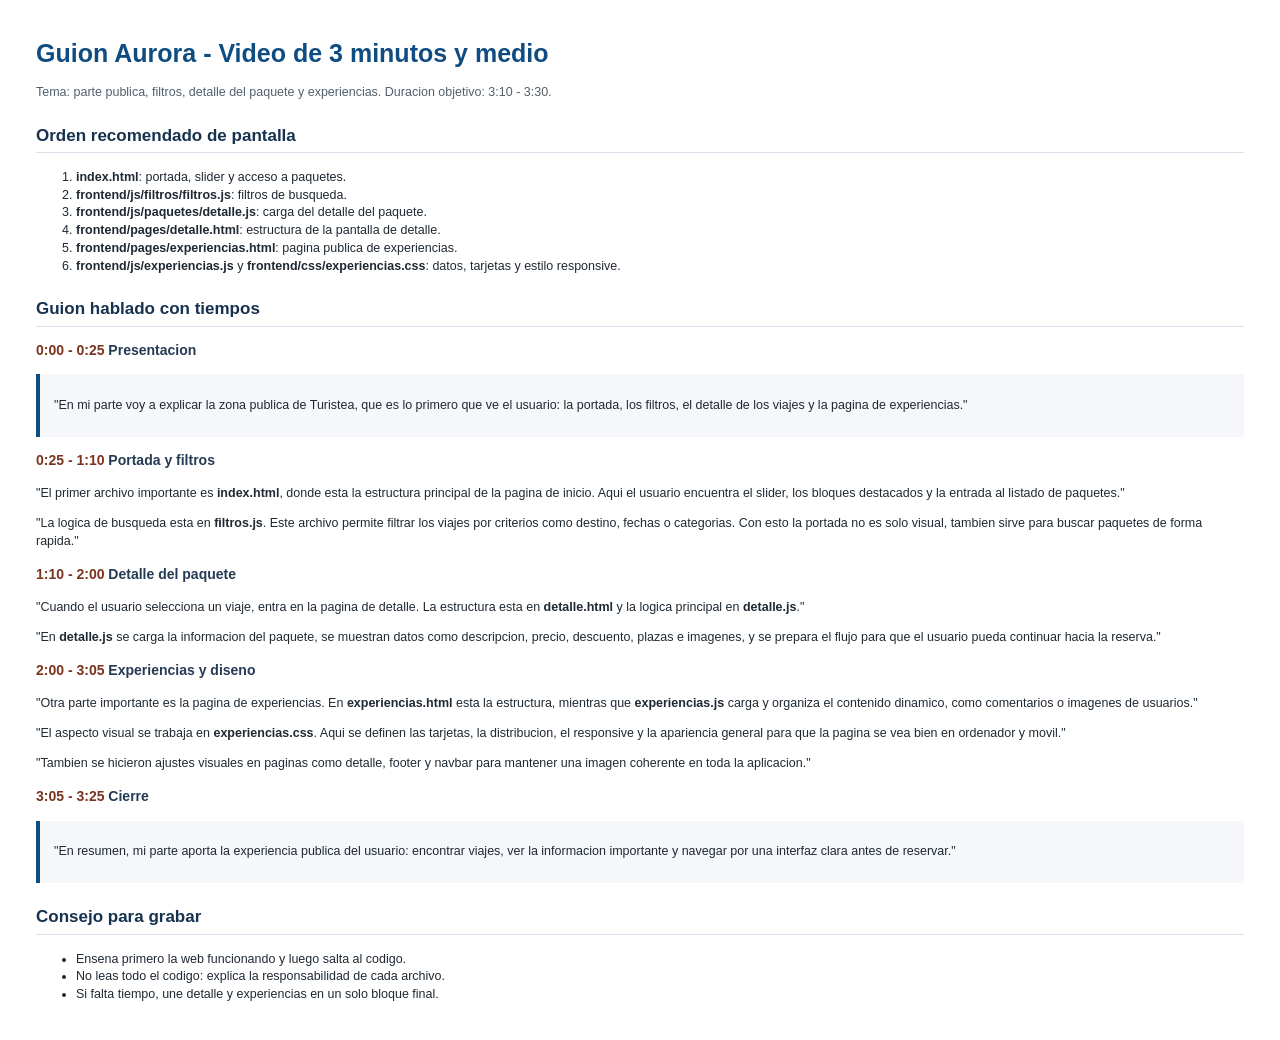
<file: docs/guiones/guion_aurora_3min.html>
<!doctype html>
<html lang="es">
<head>
  <meta charset="utf-8">
  <title>Guion Aurora - Version 3 minutos y medio</title>
  <style>
    body { font-family: Arial, sans-serif; color: #1f2933; line-height: 1.42; margin: 36px; }
    h1 { color: #0f4c81; font-size: 25px; margin-bottom: 4px; }
    h2 { color: #16324f; font-size: 17px; margin-top: 22px; border-bottom: 1px solid #d9e2ec; padding-bottom: 4px; }
    h3 { color: #243b53; font-size: 14px; margin-top: 14px; }
    p, li { font-size: 12.5px; }
    .meta { color: #52606d; margin-bottom: 20px; }
    .box { background: #f5f7fa; border-left: 4px solid #0f4c81; padding: 10px 14px; margin: 12px 0; }
    .time { color: #7b341e; font-weight: bold; }
  </style>
</head>
<body>
  <h1>Guion Aurora - Video de 3 minutos y medio</h1>
  <p class="meta">Tema: parte publica, filtros, detalle del paquete y experiencias. Duracion objetivo: 3:10 - 3:30.</p>

  <h2>Orden recomendado de pantalla</h2>
  <ol>
    <li><strong>index.html</strong>: portada, slider y acceso a paquetes.</li>
    <li><strong>frontend/js/filtros/filtros.js</strong>: filtros de busqueda.</li>
    <li><strong>frontend/js/paquetes/detalle.js</strong>: carga del detalle del paquete.</li>
    <li><strong>frontend/pages/detalle.html</strong>: estructura de la pantalla de detalle.</li>
    <li><strong>frontend/pages/experiencias.html</strong>: pagina publica de experiencias.</li>
    <li><strong>frontend/js/experiencias.js</strong> y <strong>frontend/css/experiencias.css</strong>: datos, tarjetas y estilo responsive.</li>
  </ol>

  <h2>Guion hablado con tiempos</h2>

  <h3><span class="time">0:00 - 0:25</span> Presentacion</h3>
  <div class="box">
    <p>
      "En mi parte voy a explicar la zona publica de Turistea, que es lo primero que ve el usuario:
      la portada, los filtros, el detalle de los viajes y la pagina de experiencias."
    </p>
  </div>

  <h3><span class="time">0:25 - 1:10</span> Portada y filtros</h3>
  <p>
    "El primer archivo importante es <strong>index.html</strong>, donde esta la estructura principal de la pagina
    de inicio. Aqui el usuario encuentra el slider, los bloques destacados y la entrada al listado de paquetes."
  </p>
  <p>
    "La logica de busqueda esta en <strong>filtros.js</strong>. Este archivo permite filtrar los viajes por criterios
    como destino, fechas o categorias. Con esto la portada no es solo visual, tambien sirve para buscar paquetes
    de forma rapida."
  </p>

  <h3><span class="time">1:10 - 2:00</span> Detalle del paquete</h3>
  <p>
    "Cuando el usuario selecciona un viaje, entra en la pagina de detalle. La estructura esta en
    <strong>detalle.html</strong> y la logica principal en <strong>detalle.js</strong>."
  </p>
  <p>
    "En <strong>detalle.js</strong> se carga la informacion del paquete, se muestran datos como descripcion,
    precio, descuento, plazas e imagenes, y se prepara el flujo para que el usuario pueda continuar hacia la
    reserva."
  </p>

  <h3><span class="time">2:00 - 3:05</span> Experiencias y diseno</h3>
  <p>
    "Otra parte importante es la pagina de experiencias. En <strong>experiencias.html</strong> esta la estructura,
    mientras que <strong>experiencias.js</strong> carga y organiza el contenido dinamico, como comentarios o imagenes
    de usuarios."
  </p>
  <p>
    "El aspecto visual se trabaja en <strong>experiencias.css</strong>. Aqui se definen las tarjetas, la distribucion,
    el responsive y la apariencia general para que la pagina se vea bien en ordenador y movil."
  </p>
  <p>
    "Tambien se hicieron ajustes visuales en paginas como detalle, footer y navbar para mantener una imagen
    coherente en toda la aplicacion."
  </p>

  <h3><span class="time">3:05 - 3:25</span> Cierre</h3>
  <div class="box">
    <p>
      "En resumen, mi parte aporta la experiencia publica del usuario: encontrar viajes, ver la informacion
      importante y navegar por una interfaz clara antes de reservar."
    </p>
  </div>

  <h2>Consejo para grabar</h2>
  <ul>
    <li>Ensena primero la web funcionando y luego salta al codigo.</li>
    <li>No leas todo el codigo: explica la responsabilidad de cada archivo.</li>
    <li>Si falta tiempo, une detalle y experiencias en un solo bloque final.</li>
  </ul>
</body>
</html>
</file>
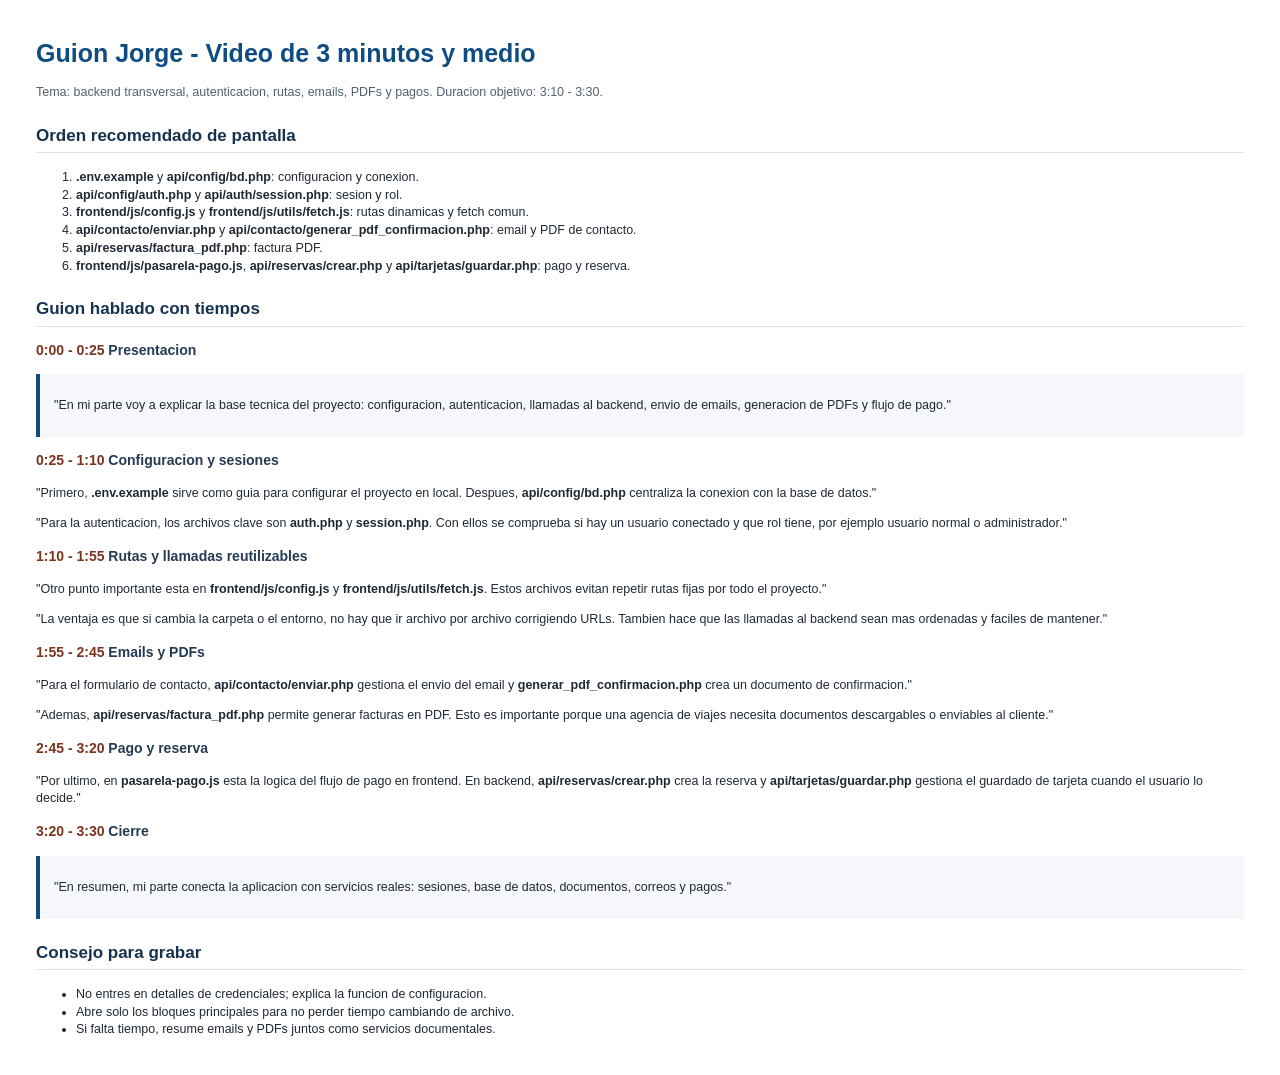
<file: docs/guiones/guion_jorge_3min.html>
<!doctype html>
<html lang="es">
<head>
  <meta charset="utf-8">
  <title>Guion Jorge - Version 3 minutos y medio</title>
  <style>
    body { font-family: Arial, sans-serif; color: #1f2933; line-height: 1.42; margin: 36px; }
    h1 { color: #0f4c81; font-size: 25px; margin-bottom: 4px; }
    h2 { color: #16324f; font-size: 17px; margin-top: 22px; border-bottom: 1px solid #d9e2ec; padding-bottom: 4px; }
    h3 { color: #243b53; font-size: 14px; margin-top: 14px; }
    p, li { font-size: 12.5px; }
    .meta { color: #52606d; margin-bottom: 20px; }
    .box { background: #f5f7fa; border-left: 4px solid #0f4c81; padding: 10px 14px; margin: 12px 0; }
    .time { color: #7b341e; font-weight: bold; }
  </style>
</head>
<body>
  <h1>Guion Jorge - Video de 3 minutos y medio</h1>
  <p class="meta">Tema: backend transversal, autenticacion, rutas, emails, PDFs y pagos. Duracion objetivo: 3:10 - 3:30.</p>

  <h2>Orden recomendado de pantalla</h2>
  <ol>
    <li><strong>.env.example</strong> y <strong>api/config/bd.php</strong>: configuracion y conexion.</li>
    <li><strong>api/config/auth.php</strong> y <strong>api/auth/session.php</strong>: sesion y rol.</li>
    <li><strong>frontend/js/config.js</strong> y <strong>frontend/js/utils/fetch.js</strong>: rutas dinamicas y fetch comun.</li>
    <li><strong>api/contacto/enviar.php</strong> y <strong>api/contacto/generar_pdf_confirmacion.php</strong>: email y PDF de contacto.</li>
    <li><strong>api/reservas/factura_pdf.php</strong>: factura PDF.</li>
    <li><strong>frontend/js/pasarela-pago.js</strong>, <strong>api/reservas/crear.php</strong> y <strong>api/tarjetas/guardar.php</strong>: pago y reserva.</li>
  </ol>

  <h2>Guion hablado con tiempos</h2>

  <h3><span class="time">0:00 - 0:25</span> Presentacion</h3>
  <div class="box">
    <p>
      "En mi parte voy a explicar la base tecnica del proyecto: configuracion, autenticacion, llamadas al backend,
      envio de emails, generacion de PDFs y flujo de pago."
    </p>
  </div>

  <h3><span class="time">0:25 - 1:10</span> Configuracion y sesiones</h3>
  <p>
    "Primero, <strong>.env.example</strong> sirve como guia para configurar el proyecto en local. Despues,
    <strong>api/config/bd.php</strong> centraliza la conexion con la base de datos."
  </p>
  <p>
    "Para la autenticacion, los archivos clave son <strong>auth.php</strong> y <strong>session.php</strong>. Con ellos
    se comprueba si hay un usuario conectado y que rol tiene, por ejemplo usuario normal o administrador."
  </p>

  <h3><span class="time">1:10 - 1:55</span> Rutas y llamadas reutilizables</h3>
  <p>
    "Otro punto importante esta en <strong>frontend/js/config.js</strong> y <strong>frontend/js/utils/fetch.js</strong>.
    Estos archivos evitan repetir rutas fijas por todo el proyecto."
  </p>
  <p>
    "La ventaja es que si cambia la carpeta o el entorno, no hay que ir archivo por archivo corrigiendo URLs.
    Tambien hace que las llamadas al backend sean mas ordenadas y faciles de mantener."
  </p>

  <h3><span class="time">1:55 - 2:45</span> Emails y PDFs</h3>
  <p>
    "Para el formulario de contacto, <strong>api/contacto/enviar.php</strong> gestiona el envio del email y
    <strong>generar_pdf_confirmacion.php</strong> crea un documento de confirmacion."
  </p>
  <p>
    "Ademas, <strong>api/reservas/factura_pdf.php</strong> permite generar facturas en PDF. Esto es importante
    porque una agencia de viajes necesita documentos descargables o enviables al cliente."
  </p>

  <h3><span class="time">2:45 - 3:20</span> Pago y reserva</h3>
  <p>
    "Por ultimo, en <strong>pasarela-pago.js</strong> esta la logica del flujo de pago en frontend. En backend,
    <strong>api/reservas/crear.php</strong> crea la reserva y <strong>api/tarjetas/guardar.php</strong> gestiona el
    guardado de tarjeta cuando el usuario lo decide."
  </p>

  <h3><span class="time">3:20 - 3:30</span> Cierre</h3>
  <div class="box">
    <p>
      "En resumen, mi parte conecta la aplicacion con servicios reales: sesiones, base de datos, documentos,
      correos y pagos."
    </p>
  </div>

  <h2>Consejo para grabar</h2>
  <ul>
    <li>No entres en detalles de credenciales; explica la funcion de configuracion.</li>
    <li>Abre solo los bloques principales para no perder tiempo cambiando de archivo.</li>
    <li>Si falta tiempo, resume emails y PDFs juntos como servicios documentales.</li>
  </ul>
</body>
</html>
</file>
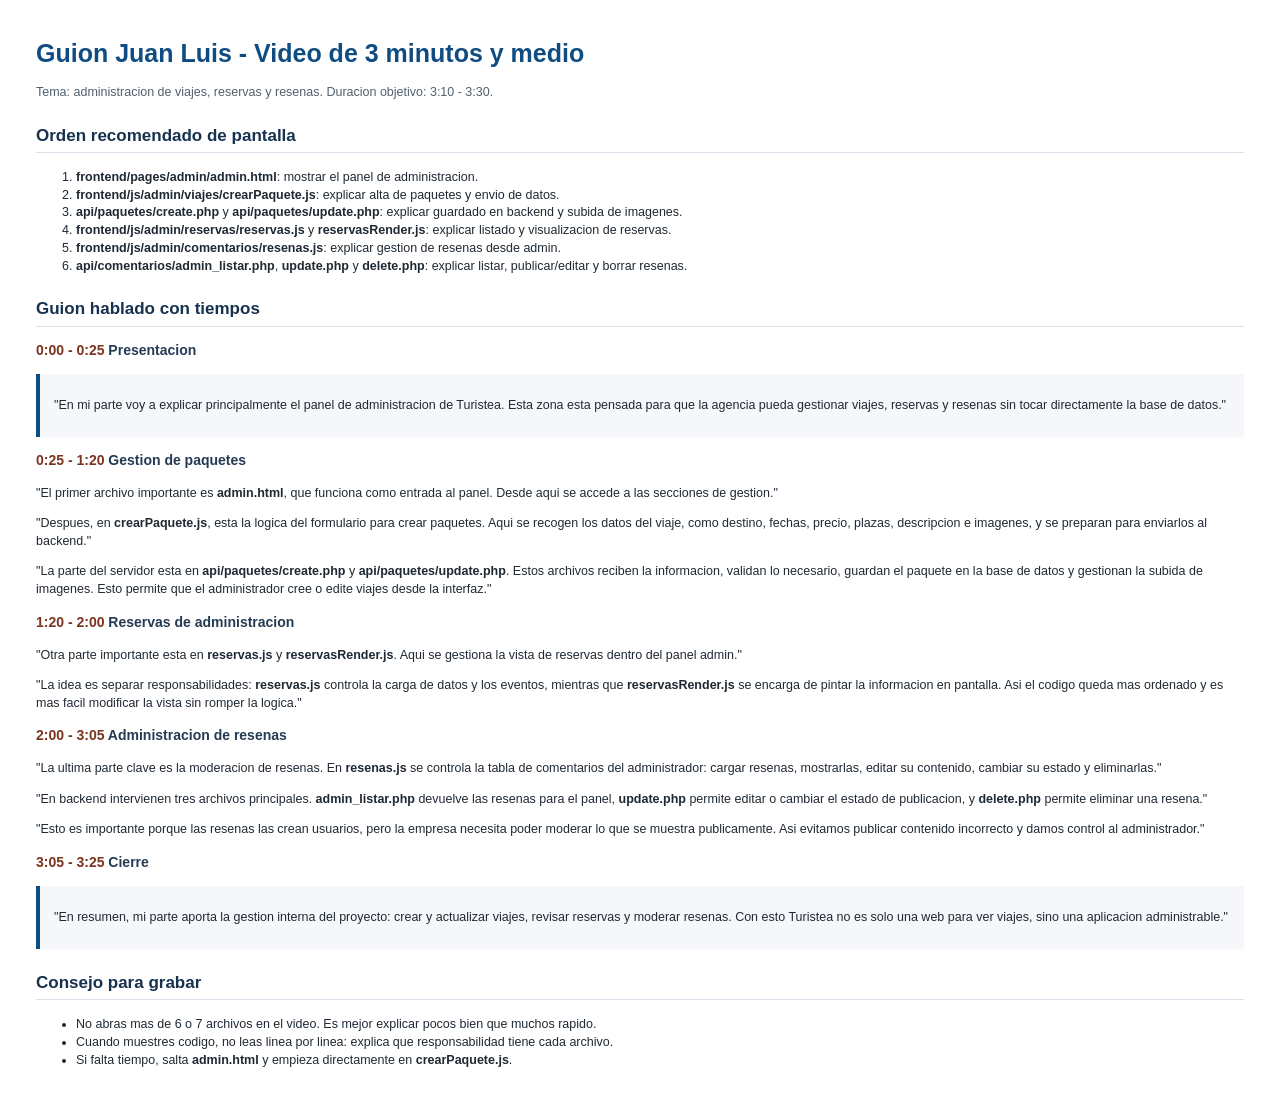
<file: docs/guiones/guion_juanluis_3min.html>
<!doctype html>
<html lang="es">
<head>
  <meta charset="utf-8">
  <title>Guion Juan Luis - Version 3 minutos y medio</title>
  <style>
    body { font-family: Arial, sans-serif; color: #1f2933; line-height: 1.42; margin: 36px; }
    h1 { color: #0f4c81; font-size: 25px; margin-bottom: 4px; }
    h2 { color: #16324f; font-size: 17px; margin-top: 22px; border-bottom: 1px solid #d9e2ec; padding-bottom: 4px; }
    h3 { color: #243b53; font-size: 14px; margin-top: 14px; }
    p, li { font-size: 12.5px; }
    .meta { color: #52606d; margin-bottom: 20px; }
    .box { background: #f5f7fa; border-left: 4px solid #0f4c81; padding: 10px 14px; margin: 12px 0; }
    .time { color: #7b341e; font-weight: bold; }
  </style>
</head>
<body>
  <h1>Guion Juan Luis - Video de 3 minutos y medio</h1>
  <p class="meta">Tema: administracion de viajes, reservas y resenas. Duracion objetivo: 3:10 - 3:30.</p>

  <h2>Orden recomendado de pantalla</h2>
  <ol>
    <li><strong>frontend/pages/admin/admin.html</strong>: mostrar el panel de administracion.</li>
    <li><strong>frontend/js/admin/viajes/crearPaquete.js</strong>: explicar alta de paquetes y envio de datos.</li>
    <li><strong>api/paquetes/create.php</strong> y <strong>api/paquetes/update.php</strong>: explicar guardado en backend y subida de imagenes.</li>
    <li><strong>frontend/js/admin/reservas/reservas.js</strong> y <strong>reservasRender.js</strong>: explicar listado y visualizacion de reservas.</li>
    <li><strong>frontend/js/admin/comentarios/resenas.js</strong>: explicar gestion de resenas desde admin.</li>
    <li><strong>api/comentarios/admin_listar.php</strong>, <strong>update.php</strong> y <strong>delete.php</strong>: explicar listar, publicar/editar y borrar resenas.</li>
  </ol>

  <h2>Guion hablado con tiempos</h2>

  <h3><span class="time">0:00 - 0:25</span> Presentacion</h3>
  <div class="box">
    <p>
      "En mi parte voy a explicar principalmente el panel de administracion de Turistea. Esta zona esta pensada
      para que la agencia pueda gestionar viajes, reservas y resenas sin tocar directamente la base de datos."
    </p>
  </div>

  <h3><span class="time">0:25 - 1:20</span> Gestion de paquetes</h3>
  <p>
    "El primer archivo importante es <strong>admin.html</strong>, que funciona como entrada al panel. Desde aqui
    se accede a las secciones de gestion."
  </p>
  <p>
    "Despues, en <strong>crearPaquete.js</strong>, esta la logica del formulario para crear paquetes. Aqui se
    recogen los datos del viaje, como destino, fechas, precio, plazas, descripcion e imagenes, y se preparan
    para enviarlos al backend."
  </p>
  <p>
    "La parte del servidor esta en <strong>api/paquetes/create.php</strong> y <strong>api/paquetes/update.php</strong>.
    Estos archivos reciben la informacion, validan lo necesario, guardan el paquete en la base de datos y gestionan
    la subida de imagenes. Esto permite que el administrador cree o edite viajes desde la interfaz."
  </p>

  <h3><span class="time">1:20 - 2:00</span> Reservas de administracion</h3>
  <p>
    "Otra parte importante esta en <strong>reservas.js</strong> y <strong>reservasRender.js</strong>. Aqui se gestiona
    la vista de reservas dentro del panel admin."
  </p>
  <p>
    "La idea es separar responsabilidades: <strong>reservas.js</strong> controla la carga de datos y los eventos,
    mientras que <strong>reservasRender.js</strong> se encarga de pintar la informacion en pantalla. Asi el codigo
    queda mas ordenado y es mas facil modificar la vista sin romper la logica."
  </p>

  <h3><span class="time">2:00 - 3:05</span> Administracion de resenas</h3>
  <p>
    "La ultima parte clave es la moderacion de resenas. En <strong>resenas.js</strong> se controla la tabla de
    comentarios del administrador: cargar resenas, mostrarlas, editar su contenido, cambiar su estado y eliminarlas."
  </p>
  <p>
    "En backend intervienen tres archivos principales. <strong>admin_listar.php</strong> devuelve las resenas para
    el panel, <strong>update.php</strong> permite editar o cambiar el estado de publicacion, y <strong>delete.php</strong>
    permite eliminar una resena."
  </p>
  <p>
    "Esto es importante porque las resenas las crean usuarios, pero la empresa necesita poder moderar lo que se
    muestra publicamente. Asi evitamos publicar contenido incorrecto y damos control al administrador."
  </p>

  <h3><span class="time">3:05 - 3:25</span> Cierre</h3>
  <div class="box">
    <p>
      "En resumen, mi parte aporta la gestion interna del proyecto: crear y actualizar viajes, revisar reservas
      y moderar resenas. Con esto Turistea no es solo una web para ver viajes, sino una aplicacion administrable."
    </p>
  </div>

  <h2>Consejo para grabar</h2>
  <ul>
    <li>No abras mas de 6 o 7 archivos en el video. Es mejor explicar pocos bien que muchos rapido.</li>
    <li>Cuando muestres codigo, no leas linea por linea: explica que responsabilidad tiene cada archivo.</li>
    <li>Si falta tiempo, salta <strong>admin.html</strong> y empieza directamente en <strong>crearPaquete.js</strong>.</li>
  </ul>
</body>
</html>
</file>
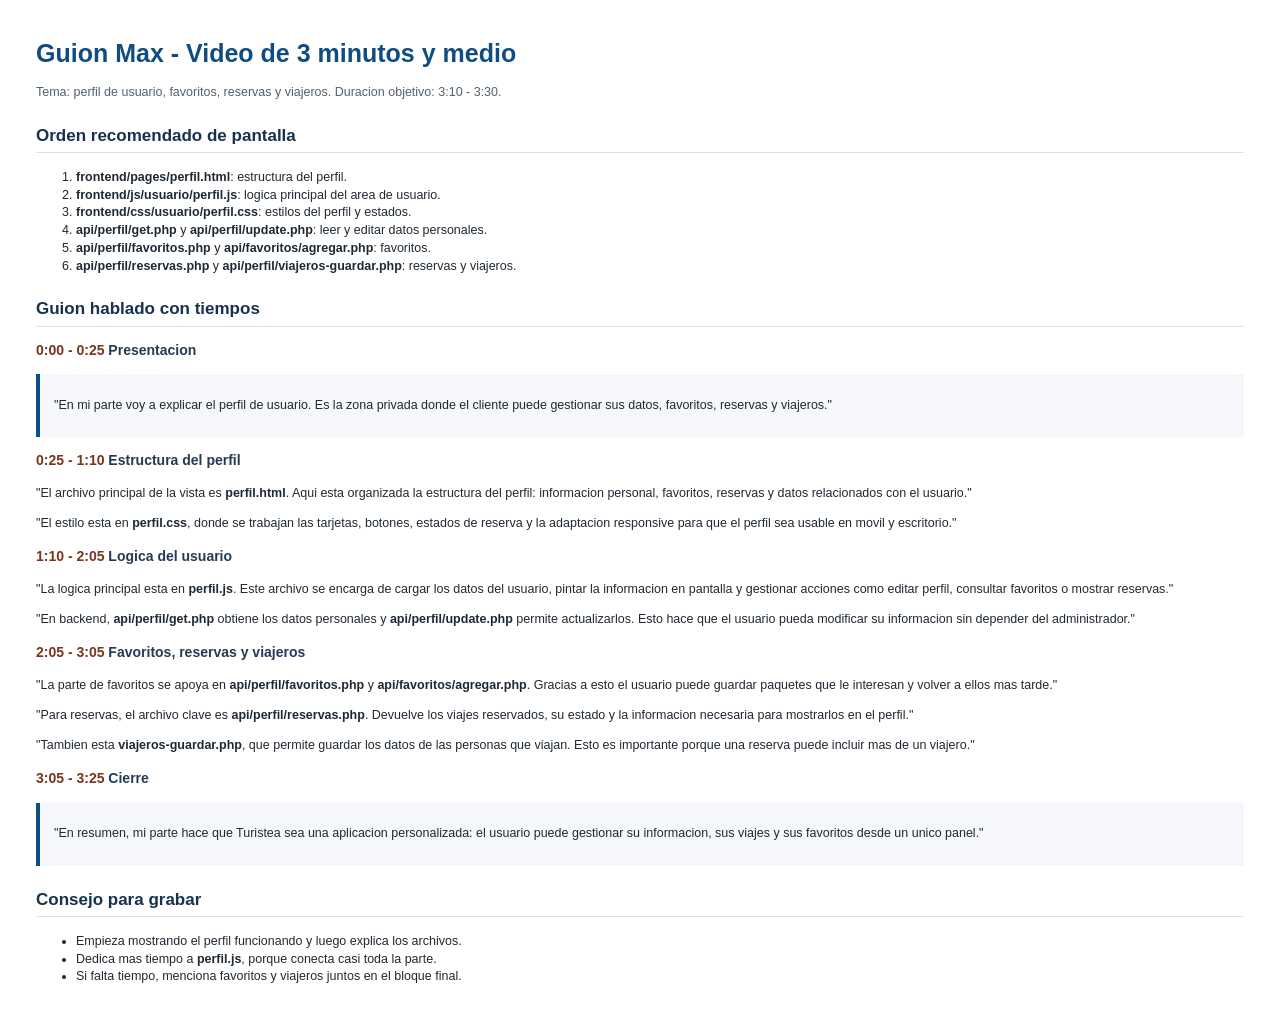
<file: docs/guiones/guion_max_3min.html>
<!doctype html>
<html lang="es">
<head>
  <meta charset="utf-8">
  <title>Guion Max - Version 3 minutos y medio</title>
  <style>
    body { font-family: Arial, sans-serif; color: #1f2933; line-height: 1.42; margin: 36px; }
    h1 { color: #0f4c81; font-size: 25px; margin-bottom: 4px; }
    h2 { color: #16324f; font-size: 17px; margin-top: 22px; border-bottom: 1px solid #d9e2ec; padding-bottom: 4px; }
    h3 { color: #243b53; font-size: 14px; margin-top: 14px; }
    p, li { font-size: 12.5px; }
    .meta { color: #52606d; margin-bottom: 20px; }
    .box { background: #f5f7fa; border-left: 4px solid #0f4c81; padding: 10px 14px; margin: 12px 0; }
    .time { color: #7b341e; font-weight: bold; }
  </style>
</head>
<body>
  <h1>Guion Max - Video de 3 minutos y medio</h1>
  <p class="meta">Tema: perfil de usuario, favoritos, reservas y viajeros. Duracion objetivo: 3:10 - 3:30.</p>

  <h2>Orden recomendado de pantalla</h2>
  <ol>
    <li><strong>frontend/pages/perfil.html</strong>: estructura del perfil.</li>
    <li><strong>frontend/js/usuario/perfil.js</strong>: logica principal del area de usuario.</li>
    <li><strong>frontend/css/usuario/perfil.css</strong>: estilos del perfil y estados.</li>
    <li><strong>api/perfil/get.php</strong> y <strong>api/perfil/update.php</strong>: leer y editar datos personales.</li>
    <li><strong>api/perfil/favoritos.php</strong> y <strong>api/favoritos/agregar.php</strong>: favoritos.</li>
    <li><strong>api/perfil/reservas.php</strong> y <strong>api/perfil/viajeros-guardar.php</strong>: reservas y viajeros.</li>
  </ol>

  <h2>Guion hablado con tiempos</h2>

  <h3><span class="time">0:00 - 0:25</span> Presentacion</h3>
  <div class="box">
    <p>
      "En mi parte voy a explicar el perfil de usuario. Es la zona privada donde el cliente puede gestionar
      sus datos, favoritos, reservas y viajeros."
    </p>
  </div>

  <h3><span class="time">0:25 - 1:10</span> Estructura del perfil</h3>
  <p>
    "El archivo principal de la vista es <strong>perfil.html</strong>. Aqui esta organizada la estructura del perfil:
    informacion personal, favoritos, reservas y datos relacionados con el usuario."
  </p>
  <p>
    "El estilo esta en <strong>perfil.css</strong>, donde se trabajan las tarjetas, botones, estados de reserva y la
    adaptacion responsive para que el perfil sea usable en movil y escritorio."
  </p>

  <h3><span class="time">1:10 - 2:05</span> Logica del usuario</h3>
  <p>
    "La logica principal esta en <strong>perfil.js</strong>. Este archivo se encarga de cargar los datos del usuario,
    pintar la informacion en pantalla y gestionar acciones como editar perfil, consultar favoritos o mostrar reservas."
  </p>
  <p>
    "En backend, <strong>api/perfil/get.php</strong> obtiene los datos personales y <strong>api/perfil/update.php</strong>
    permite actualizarlos. Esto hace que el usuario pueda modificar su informacion sin depender del administrador."
  </p>

  <h3><span class="time">2:05 - 3:05</span> Favoritos, reservas y viajeros</h3>
  <p>
    "La parte de favoritos se apoya en <strong>api/perfil/favoritos.php</strong> y <strong>api/favoritos/agregar.php</strong>.
    Gracias a esto el usuario puede guardar paquetes que le interesan y volver a ellos mas tarde."
  </p>
  <p>
    "Para reservas, el archivo clave es <strong>api/perfil/reservas.php</strong>. Devuelve los viajes reservados,
    su estado y la informacion necesaria para mostrarlos en el perfil."
  </p>
  <p>
    "Tambien esta <strong>viajeros-guardar.php</strong>, que permite guardar los datos de las personas que viajan.
    Esto es importante porque una reserva puede incluir mas de un viajero."
  </p>

  <h3><span class="time">3:05 - 3:25</span> Cierre</h3>
  <div class="box">
    <p>
      "En resumen, mi parte hace que Turistea sea una aplicacion personalizada: el usuario puede gestionar
      su informacion, sus viajes y sus favoritos desde un unico panel."
    </p>
  </div>

  <h2>Consejo para grabar</h2>
  <ul>
    <li>Empieza mostrando el perfil funcionando y luego explica los archivos.</li>
    <li>Dedica mas tiempo a <strong>perfil.js</strong>, porque conecta casi toda la parte.</li>
    <li>Si falta tiempo, menciona favoritos y viajeros juntos en el bloque final.</li>
  </ul>
</body>
</html>
</file>
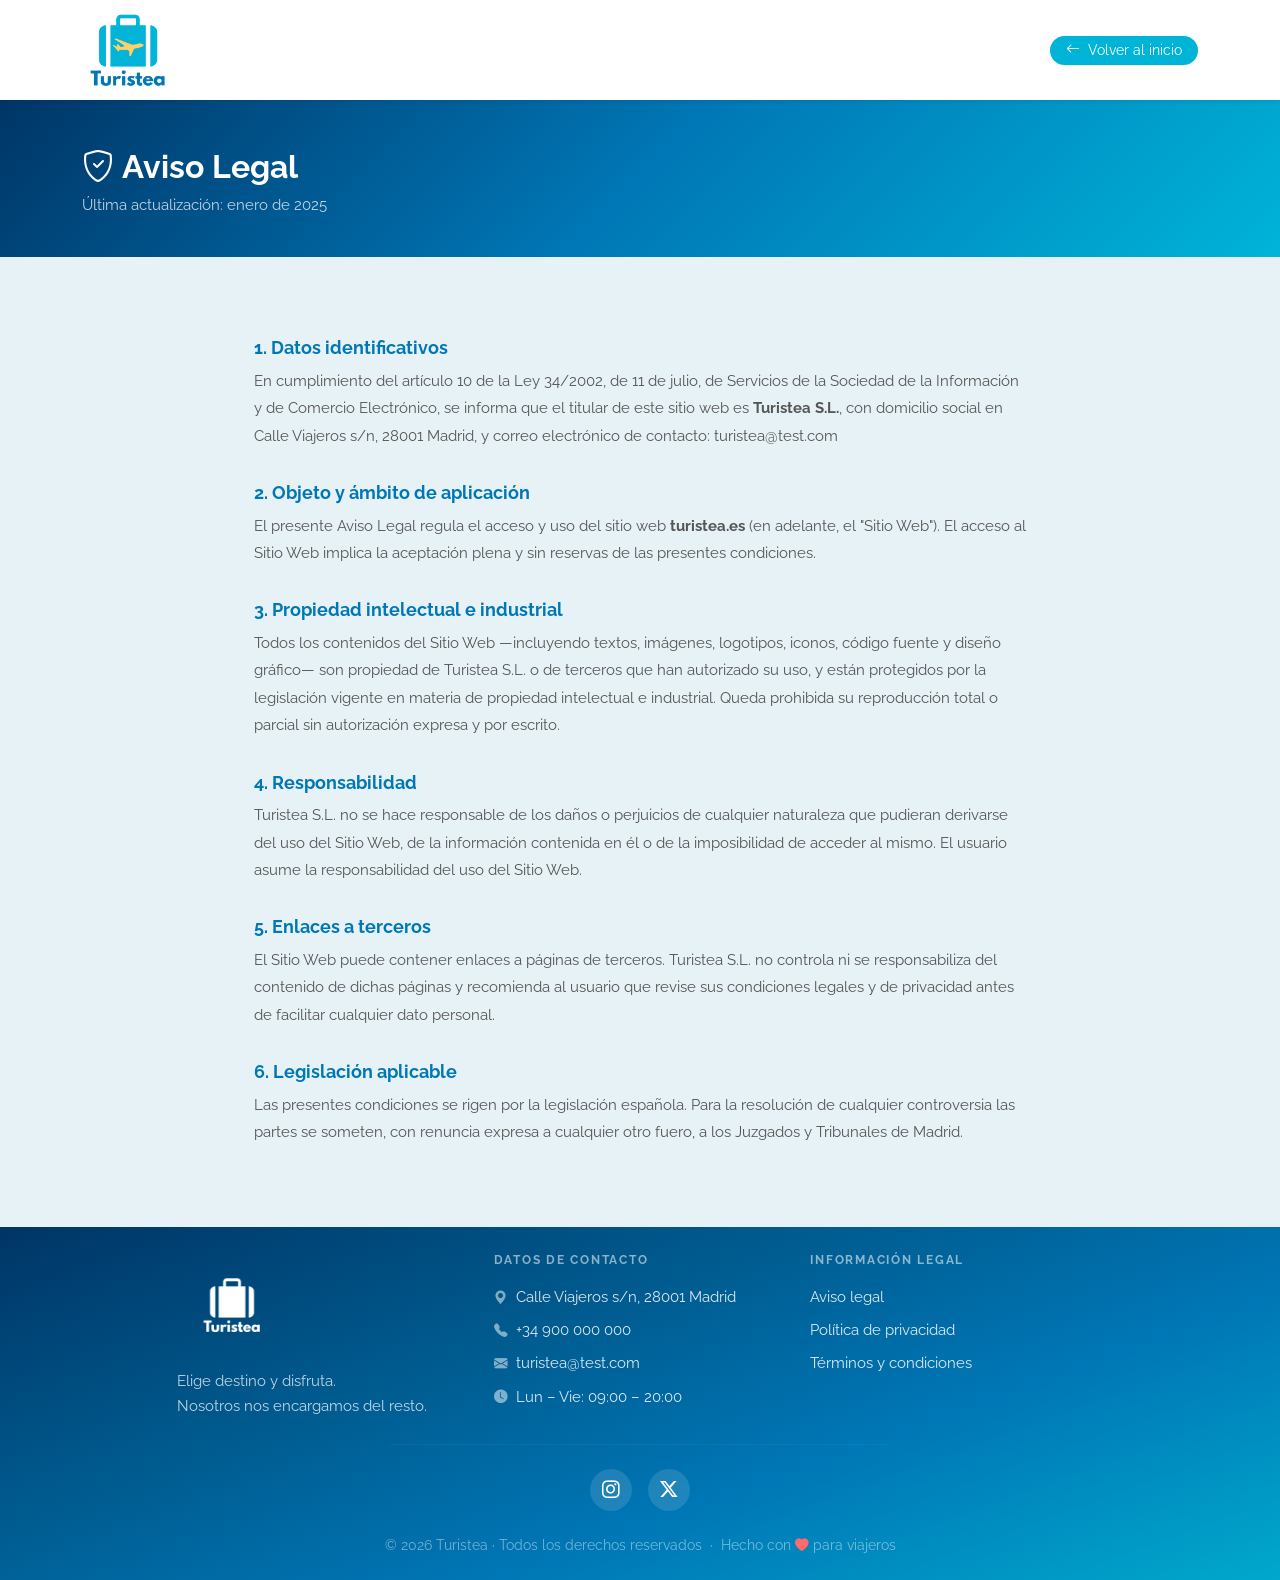
<file: frontend/pages/aviso-legal.html>
<!doctype html>
<html lang="es">
  <head>
    <meta charset="UTF-8" />
    <meta name="viewport" content="width=device-width, initial-scale=1.0" />
    <title>Aviso Legal — Turistea</title>
    <link rel="stylesheet" href="../css/bootstrap.min.css" />
    <link rel="stylesheet" href="../css/bootstrap-icons.css" />
    <link rel="stylesheet" href="../css/header.css" />
    <link rel="stylesheet" href="../css/footer.css" />
    <link href="https://fonts.googleapis.com/css2?family=Raleway:wght@300;400;700&display=swap" rel="stylesheet">
    <link rel="stylesheet" href="../css/aviso_condiciones.css"/>
  </head>
 
  <body>
 
    <!-- NAVBAR -->
    <nav class="navbar navbar-expand-lg navbar-light bg-white shadow-sm py-0">
      <div class="container">
        <a class="navbar-brand" href="../../index.html">
          <img src="../assets/img/Turistea_Logo/logo_turistea.png" width="90" />
        </a>
        <a href="../../index.html" class="btn btn-sm btn-volver rounded-pill px-3 ms-auto">
          <i class="bi bi-arrow-left me-1"></i> Volver al inicio
        </a>
      </div>
    </nav>
 
    <!-- HERO -->
    <div class="legal-hero">
      <div class="container">
        <h1><i class="bi bi-shield-check me-2"></i>Aviso Legal</h1>
        <p class="mb-0">Última actualización: enero de 2025</p>
      </div>
    </div>
 
    <!-- CONTENIDO -->
    <div class="legal-body">
 
      <h2>1. Datos identificativos</h2>
      <p>
        En cumplimiento del artículo 10 de la Ley 34/2002, de 11 de julio, de Servicios de la Sociedad de
        la Información y de Comercio Electrónico, se informa que el titular de este sitio web es
        <strong>Turistea S.L.</strong>, con domicilio social en Calle Viajeros s/n, 28001 Madrid,
        y correo electrónico de contacto: turistea@test.com
      </p>
 
      <h2>2. Objeto y ámbito de aplicación</h2>
      <p>
        El presente Aviso Legal regula el acceso y uso del sitio web <strong>turistea.es</strong>
        (en adelante, el "Sitio Web"). El acceso al Sitio Web implica la aceptación plena y sin reservas
        de las presentes condiciones.
      </p>
 
      <h2>3. Propiedad intelectual e industrial</h2>
      <p>
        Todos los contenidos del Sitio Web —incluyendo textos, imágenes, logotipos, iconos, código fuente
        y diseño gráfico— son propiedad de Turistea S.L. o de terceros que han autorizado su uso,
        y están protegidos por la legislación vigente en materia de propiedad intelectual e industrial.
        Queda prohibida su reproducción total o parcial sin autorización expresa y por escrito.
      </p>
 
      <h2>4. Responsabilidad</h2>
      <p>
        Turistea S.L. no se hace responsable de los daños o perjuicios de cualquier naturaleza que
        pudieran derivarse del uso del Sitio Web, de la información contenida en él o de la imposibilidad
        de acceder al mismo. El usuario asume la responsabilidad del uso del Sitio Web.
      </p>
 
      <h2>5. Enlaces a terceros</h2>
      <p>
        El Sitio Web puede contener enlaces a páginas de terceros. Turistea S.L. no controla ni se
        responsabiliza del contenido de dichas páginas y recomienda al usuario que revise sus
        condiciones legales y de privacidad antes de facilitar cualquier dato personal.
      </p>
 
      <h2>6. Legislación aplicable</h2>
      <p>
        Las presentes condiciones se rigen por la legislación española. Para la resolución de cualquier
        controversia las partes se someten, con renuncia expresa a cualquier otro fuero, a los Juzgados
        y Tribunales de Madrid.
      </p>
 
    </div>
 
    <!-- FOOTER -->
    <footer class="mt-0">
      <div class="footer-body">
        <div class="container py-4">
          <div class="row">
            <div class="col-12 col-md-10 offset-md-1">
              <div class="row g-4 mb-4">
                <div class="col-12 col-md-4 text-center text-md-start">
                  <img src="../assets/img/Turistea_Logo/logo_sinfondo.png" alt="Turistea" class="footer-logo d-block mx-auto mx-md-0 mb-2"/>
                  <p class="footer-desc mb-0">Elige destino y disfruta.<br>Nosotros nos encargamos del resto.</p>
                </div>
                <div class="col-12 col-md-4 text-center text-md-start">
                  <p class="footer-heading">Datos de Contacto</p>
                  <ul class="footer-list">
                    <li><i class="bi bi-geo-alt-fill footer-icon"></i>Calle Viajeros s/n, 28001 Madrid</li>
                    <li><i class="bi bi-telephone-fill footer-icon"></i><a href="tel:+34900000000">+34 900 000 000</a></li>
                    <li><i class="bi bi-envelope-fill footer-icon"></i><a href="mailto:turistea@test.com">turistea@test.com</a></li>
                    <li><i class="bi bi-clock-fill footer-icon"></i>Lun – Vie: 09:00 – 20:00</li>
                  </ul>
                </div>
                <!-- COL 3: LEGAL -->
            <div class="col-12 col-md-4 text-center text-md-start">
              <p class="footer-heading">Información Legal</p>
              <ul class="footer-list">
                <li><a href="aviso-legal.html">Aviso legal</a></li>
                <li><a href="politica.html">Política de privacidad</a></li>
                <li><a href="condiciones.html">Términos y condiciones</a></li>
              </ul>
            </div>
              </div>
              <hr class="footer-hr mb-4"/>
              <div class="d-flex justify-content-center gap-3 mb-4">
                <a href="https://www.instagram.com/_turistea_/" class="social-icon" aria-label="Instagram"><i class="bi bi-instagram"></i></a>
                <a href="https://x.com/turistea_" class="social-icon" aria-label="X"><i class="bi bi-twitter-x"></i></a>
              </div>
              <p class="footer-copy mb-0">&copy; <span id="footer-year"></span> Turistea · Todos los derechos reservados &nbsp;·&nbsp; Hecho con <i class="bi bi-heart-fill" style="color:#FF6B6B"></i> para viajeros</p>
            </div>
          </div>
        </div>
      </div>
    </footer>
 
    <script src="../js/bootstrap.bundle.min.js"></script>
    <script>document.getElementById('footer-year').textContent = new Date().getFullYear();</script>
    <script type="module" src="../js/auth/keyboardShortcuts.js"></script>
  </body>
</html>
</file>
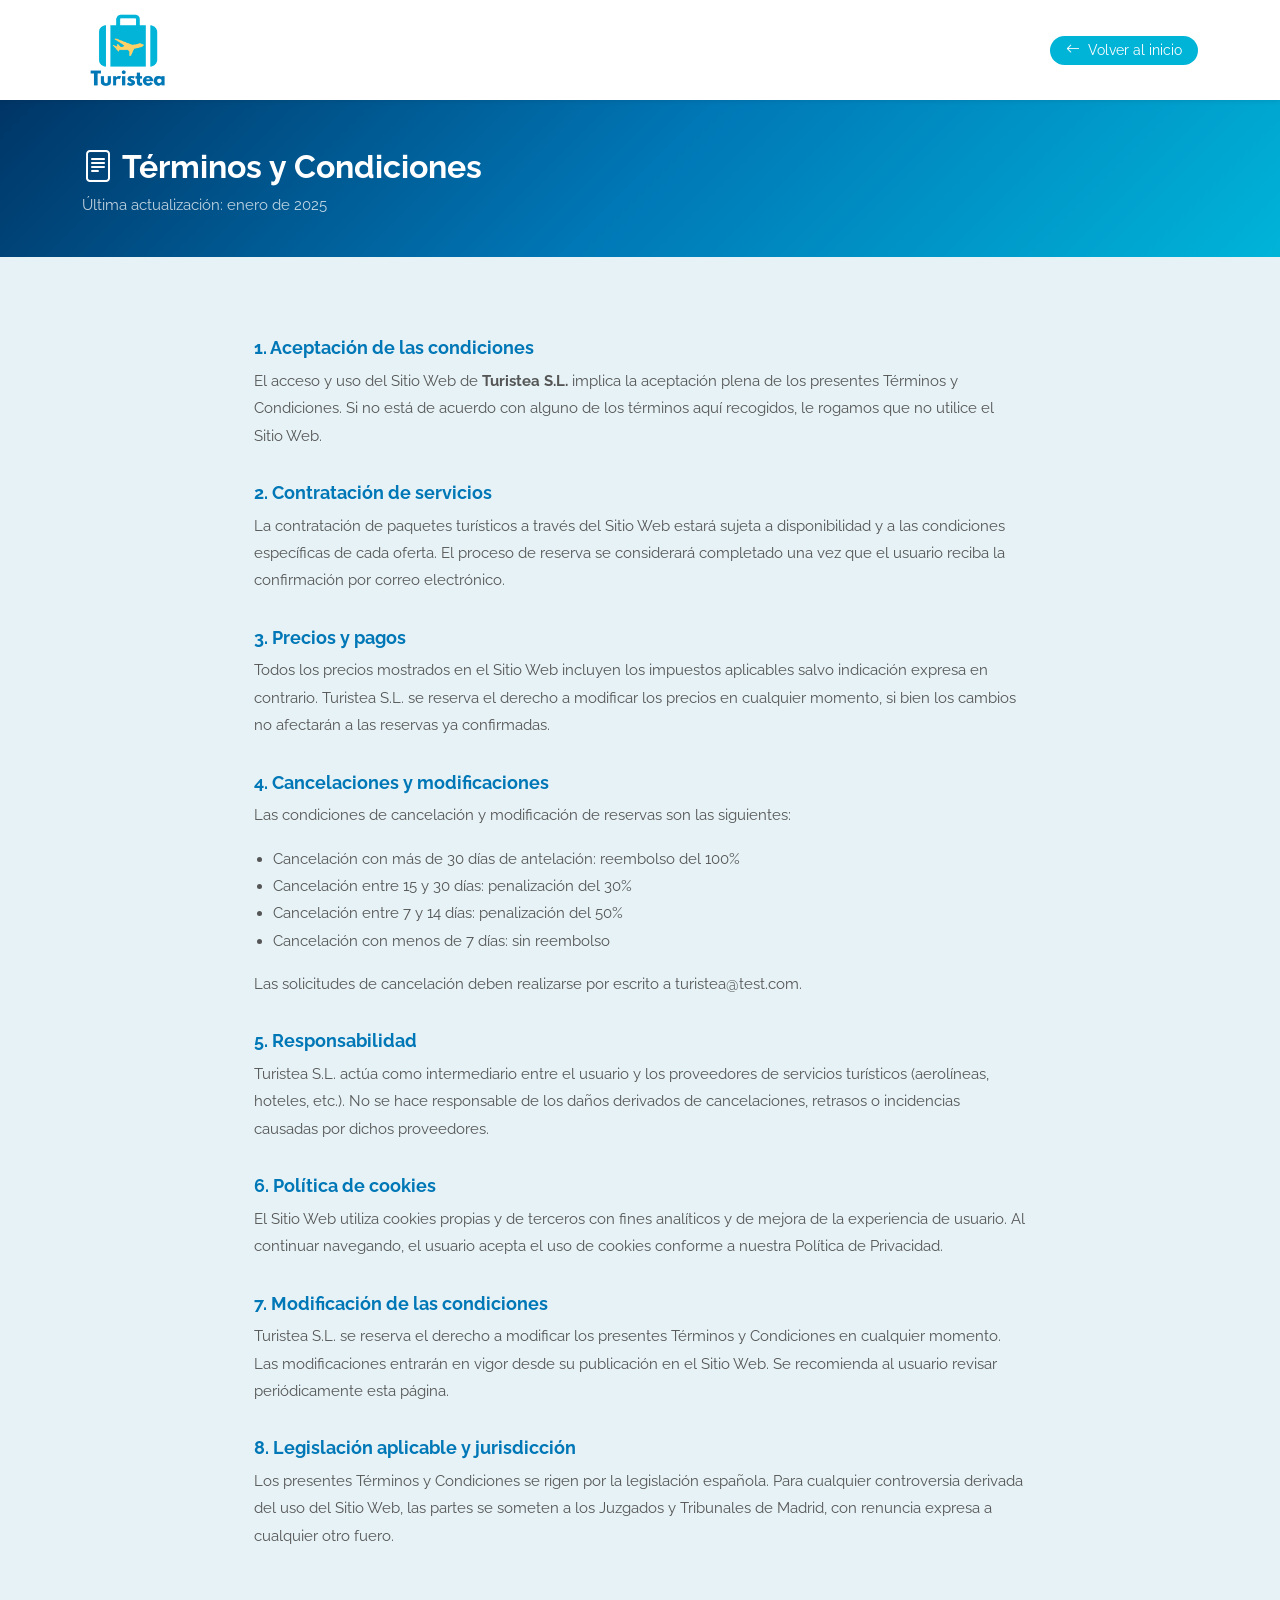
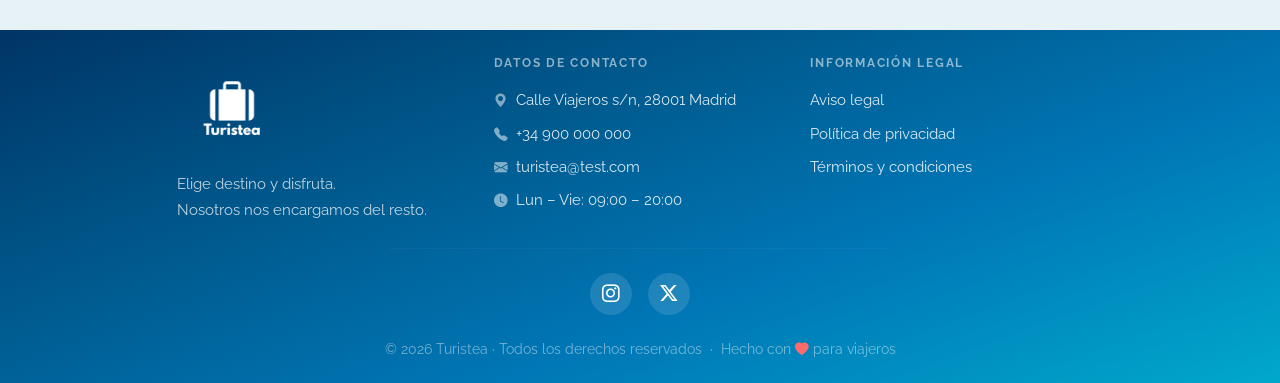
<file: frontend/pages/condiciones.html>
<!doctype html>
<html lang="es">
  <head>
    <meta charset="UTF-8" />
    <meta name="viewport" content="width=device-width, initial-scale=1.0" />
    <title>Términos y Condiciones — Turistea</title>
    <link rel="stylesheet" href="../css/bootstrap.min.css" />
    <link rel="stylesheet" href="../css/bootstrap-icons.css" />
    <link rel="stylesheet" href="../css/header.css" />
    <link rel="stylesheet" href="../css/footer.css" />
    <link href="https://fonts.googleapis.com/css2?family=Raleway:wght@300;400;700&display=swap" rel="stylesheet">
    <link rel="stylesheet" href="../css/aviso_condiciones.css"/>
  </head>
 
  <body>
 
    <!-- NAVBAR -->
    <nav class="navbar navbar-expand-lg navbar-light bg-white shadow-sm py-0">
      <div class="container">
        <a class="navbar-brand" href="../../index.html">
          <img src="../assets/img/Turistea_Logo/logo_turistea.png" width="90" />
        </a>
        <a href="../../index.html" class="btn btn-sm btn-volver rounded-pill px-3 ms-auto">
          <i class="bi bi-arrow-left me-1"></i> Volver al inicio
        </a>
      </div>
    </nav>
 
    <!-- HERO -->
    <div class="legal-hero">
      <div class="container">
        <h1><i class="bi bi-file-text me-2"></i>Términos y Condiciones</h1>
        <p class="mb-0">Última actualización: enero de 2025</p>
      </div>
    </div>
 
    <!-- CONTENIDO -->
    <div class="legal-body">
 
      <h2>1. Aceptación de las condiciones</h2>
      <p>
        El acceso y uso del Sitio Web de <strong>Turistea S.L.</strong> implica la aceptación plena
        de los presentes Términos y Condiciones. Si no está de acuerdo con alguno de los términos
        aquí recogidos, le rogamos que no utilice el Sitio Web.
      </p>
 
      <h2>2. Contratación de servicios</h2>
      <p>
        La contratación de paquetes turísticos a través del Sitio Web estará sujeta a disponibilidad
        y a las condiciones específicas de cada oferta. El proceso de reserva se considerará completado
        una vez que el usuario reciba la confirmación por correo electrónico.
      </p>
 
      <h2>3. Precios y pagos</h2>
      <p>
        Todos los precios mostrados en el Sitio Web incluyen los impuestos aplicables salvo indicación
        expresa en contrario. Turistea S.L. se reserva el derecho a modificar los precios en cualquier
        momento, si bien los cambios no afectarán a las reservas ya confirmadas.
      </p>
 
      <h2>4. Cancelaciones y modificaciones</h2>
      <p>Las condiciones de cancelación y modificación de reservas son las siguientes:</p>
      <ul>
        <li>Cancelación con más de 30 días de antelación: reembolso del 100%</li>
        <li>Cancelación entre 15 y 30 días: penalización del 30%</li>
        <li>Cancelación entre 7 y 14 días: penalización del 50%</li>
        <li>Cancelación con menos de 7 días: sin reembolso</li>
      </ul>
      <p>
        Las solicitudes de cancelación deben realizarse por escrito a
        turistea@test.com</a>.
      </p>
 
      <h2>5. Responsabilidad</h2>
      <p>
        Turistea S.L. actúa como intermediario entre el usuario y los proveedores de servicios
        turísticos (aerolíneas, hoteles, etc.). No se hace responsable de los daños derivados de
        cancelaciones, retrasos o incidencias causadas por dichos proveedores.
      </p>
 
      <h2>6. Política de cookies</h2>
      <p>
        El Sitio Web utiliza cookies propias y de terceros con fines analíticos y de mejora de la
        experiencia de usuario. Al continuar navegando, el usuario acepta el uso de cookies conforme
        a nuestra Política de Privacidad</a>.
      </p>
 
      <h2>7. Modificación de las condiciones</h2>
      <p>
        Turistea S.L. se reserva el derecho a modificar los presentes Términos y Condiciones en
        cualquier momento. Las modificaciones entrarán en vigor desde su publicación en el Sitio Web.
        Se recomienda al usuario revisar periódicamente esta página.
      </p>
 
      <h2>8. Legislación aplicable y jurisdicción</h2>
      <p>
        Los presentes Términos y Condiciones se rigen por la legislación española. Para cualquier
        controversia derivada del uso del Sitio Web, las partes se someten a los Juzgados y
        Tribunales de Madrid, con renuncia expresa a cualquier otro fuero.
      </p>
 
    </div>
 
    <!-- FOOTER -->
    <footer class="mt-0">
      <div class="footer-body">
        <div class="container py-4">
          <div class="row">
            <div class="col-12 col-md-10 offset-md-1">
              <div class="row g-4 mb-4">
                <div class="col-12 col-md-4 text-center text-md-start">
                  <img src="../assets/img/Turistea_Logo/logo_sinfondo.png" alt="Turistea" class="footer-logo d-block mx-auto mx-md-0 mb-2"/>
                  <p class="footer-desc mb-0">Elige destino y disfruta.<br>Nosotros nos encargamos del resto.</p>
                </div>
                <div class="col-12 col-md-4 text-center text-md-start">
                  <p class="footer-heading">Datos de Contacto</p>
                  <ul class="footer-list">
                    <li><i class="bi bi-geo-alt-fill footer-icon"></i>Calle Viajeros s/n, 28001 Madrid</li>
                    <li><i class="bi bi-telephone-fill footer-icon"></i><a href="tel:+34900000000">+34 900 000 000</a></li>
                    <li><i class="bi bi-envelope-fill footer-icon"></i><a href="mailto:turistea@test.com">turistea@test.com</a></li>
                    <li><i class="bi bi-clock-fill footer-icon"></i>Lun – Vie: 09:00 – 20:00</li>
                  </ul>
                </div>
                <div class="col-12 col-md-4 text-center text-md-start">
                  <p class="footer-heading">Información Legal</p>
                  <ul class="footer-list">
                    <li><a href="aviso-legal.html">Aviso legal</a></li>
                    <li><a href="politica.html">Política de privacidad</a></li>
                    <li><a href="condiciones.html">Términos y condiciones</a></li>
                  </ul>
                </div>
              </div>
              <hr class="footer-hr mb-4"/>
              <div class="d-flex justify-content-center gap-3 mb-4">
                <a href="https://www.instagram.com/_turistea_/" class="social-icon" aria-label="Instagram"><i class="bi bi-instagram"></i></a>
                <a href="https://x.com/turistea_" class="social-icon" aria-label="X"><i class="bi bi-twitter-x"></i></a>
              </div>
              <p class="footer-copy mb-0">&copy; <span id="footer-year"></span> Turistea · Todos los derechos reservados &nbsp;·&nbsp; Hecho con <i class="bi bi-heart-fill" style="color:#FF6B6B"></i> para viajeros</p>
            </div>
          </div>
        </div>
      </div>
    </footer>
 
    <script src="../js/bootstrap.bundle.min.js"></script>
    <script>document.getElementById('footer-year').textContent = new Date().getFullYear();</script>
    <script type="module" src="../js/auth/keyboardShortcuts.js"></script>
  </body>
</html>
</file>
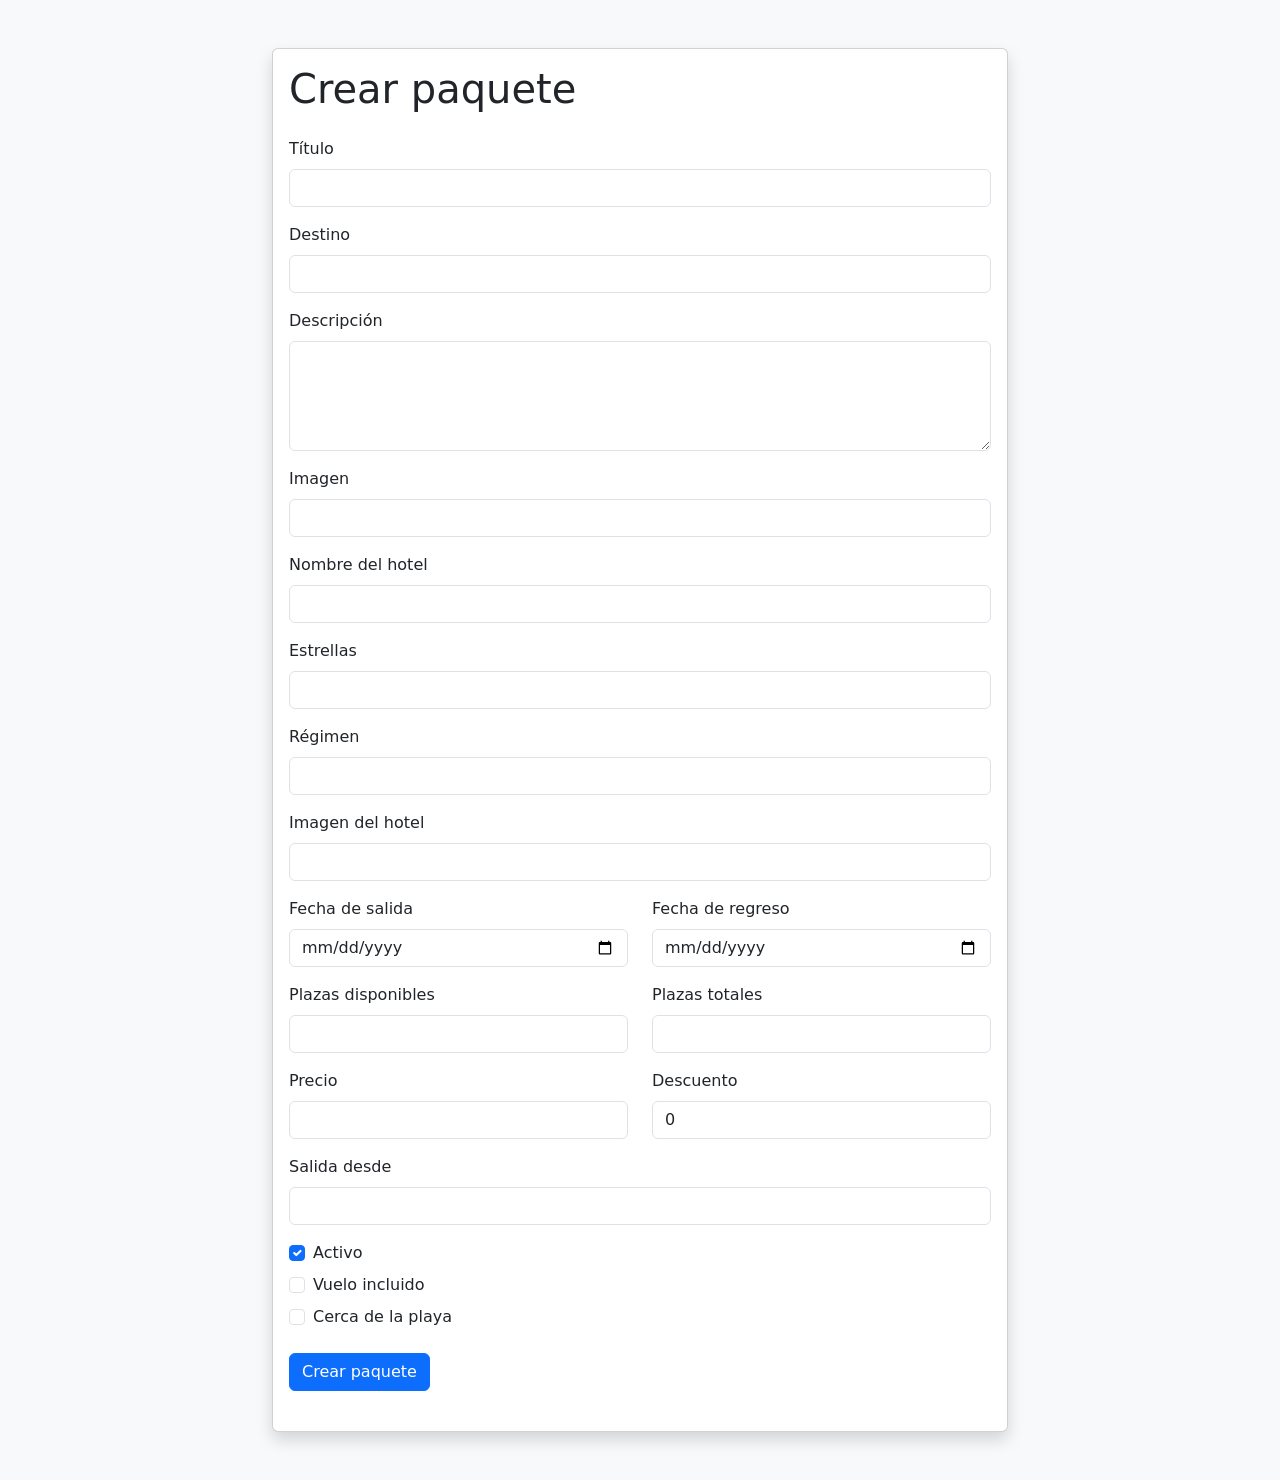
<file: frontend/pages/create_paquetes.html>
<!doctype html>
<html lang="es">
  <head>
    <meta charset="UTF-8" />
    <meta name="viewport" content="width=device-width, initial-scale=1.0" />
    <title>Crear paquete</title>
    <link rel="stylesheet" href="../css/bootstrap-grid.min.css" />
     <link rel="stylesheet" href="../css/bootstrap.min.css" />
    <link rel="stylesheet" href="../css/bootstrap-icons.css" />
    
    
  </head>
  <body class="bg-light">
    <div class="container py-5">
      <div class="row justify-content-center">
        <div class="col-12 col-lg-8">
          <div class="card shadow">
            <div class="card-body">
              <h1 class="mb-4">Crear paquete</h1>

              <form id="formPaquete">
                <div class="mb-3">
                  <label for="titulo" class="form-label">Título</label>
                  <input type="text" class="form-control" id="titulo" required />
                </div>

                <div class="mb-3">
                  <label for="destino" class="form-label">Destino</label>
                  <input type="text" class="form-control" id="destino" required />
                </div>

                <div class="mb-3">
                  <label for="descripcion" class="form-label">Descripción</label>
                  <textarea class="form-control" id="descripcion" rows="4" required></textarea>
                </div>

                <div class="mb-3">
                  <label for="imagen" class="form-label">Imagen</label>
                  <input type="text" class="form-control" id="imagen"  />
                </div>

                <div class="mb-3">
                  <label for="hotel_nombre" class="form-label">Nombre del hotel</label>
                  <input type="text" class="form-control" id="hotel_nombre" required />
                </div>

                <div class="mb-3">
                  <label for="hotel_estrellas" class="form-label">Estrellas</label>
                  <input type="number" class="form-control" id="hotel_estrellas" min="1" max="5" required />
                </div>

                <div class="mb-3">
                  <label for="hotel_regimen" class="form-label">Régimen</label>
                  <input type="text" class="form-control" id="hotel_regimen" required />
                </div>

                <div class="mb-3">
                  <label for="hotel_imagen" class="form-label">Imagen del hotel</label>
                  <input type="text" class="form-control" id="hotel_imagen" />
                </div>

                <div class="row">
                  <div class="col-md-6 mb-3">
                    <label for="fecha_salida" class="form-label">Fecha de salida</label>
                    <input type="date" class="form-control" id="fecha_salida" required />
                  </div>

                  <div class="col-md-6 mb-3">
                    <label for="fecha_regreso" class="form-label">Fecha de regreso</label>
                    <input type="date" class="form-control" id="fecha_regreso" required />
                  </div>
                </div>

                <div class="row">
                  <div class="col-md-6 mb-3">
                    <label for="plazas_disponibles" class="form-label">Plazas disponibles</label>
                    <input type="number" class="form-control" id="plazas_disponibles" min="0"  />
                  </div>

                  <div class="col-md-6 mb-3">
                    <label for="plazas_totales" class="form-label">Plazas totales</label>
                    <input type="number" class="form-control" id="plazas_totales" min="1" />
                  </div>
                </div>

                <div class="row">
                  <div class="col-md-6 mb-3">
                    <label for="precio" class="form-label">Precio</label>
                    <input type="number" class="form-control" id="precio" step="0.01" min="0" required />
                  </div>

                  <div class="col-md-6 mb-3">
                    <label for="descuento" class="form-label">Descuento</label>
                    <input type="number" class="form-control" id="descuento" min="0" value="0" required />
                  </div>
                </div>

                <div class="mb-3">
                  <label for="salida_desde" class="form-label">Salida desde</label>
                  <input type="text" class="form-control" id="salida_desde" required />
                </div>

                <div class="form-check mb-2">
                  <input class="form-check-input" type="checkbox" id="activo" checked />
                  <label class="form-check-label" for="activo">Activo</label>
                </div>

                <div class="form-check mb-2">
                  <input class="form-check-input" type="checkbox" id="vuelo_incluido" />
                  <label class="form-check-label" for="vuelo_incluido">Vuelo incluido</label>
                </div>

                <div class="form-check mb-4">
                  <input class="form-check-input" type="checkbox" id="cerca_playa" />
                  <label class="form-check-label" for="cerca_playa">Cerca de la playa</label>
                </div>

                <button type="submit" class="btn btn-primary">Crear paquete</button>
              </form>

              <div id="mensaje" class="mt-4"></div>
            </div>
          </div>
        </div>
      </div>
    </div>

    <script type="module" src="../js/paquetes/create.js"></script>
  </body>
</html>
</file>
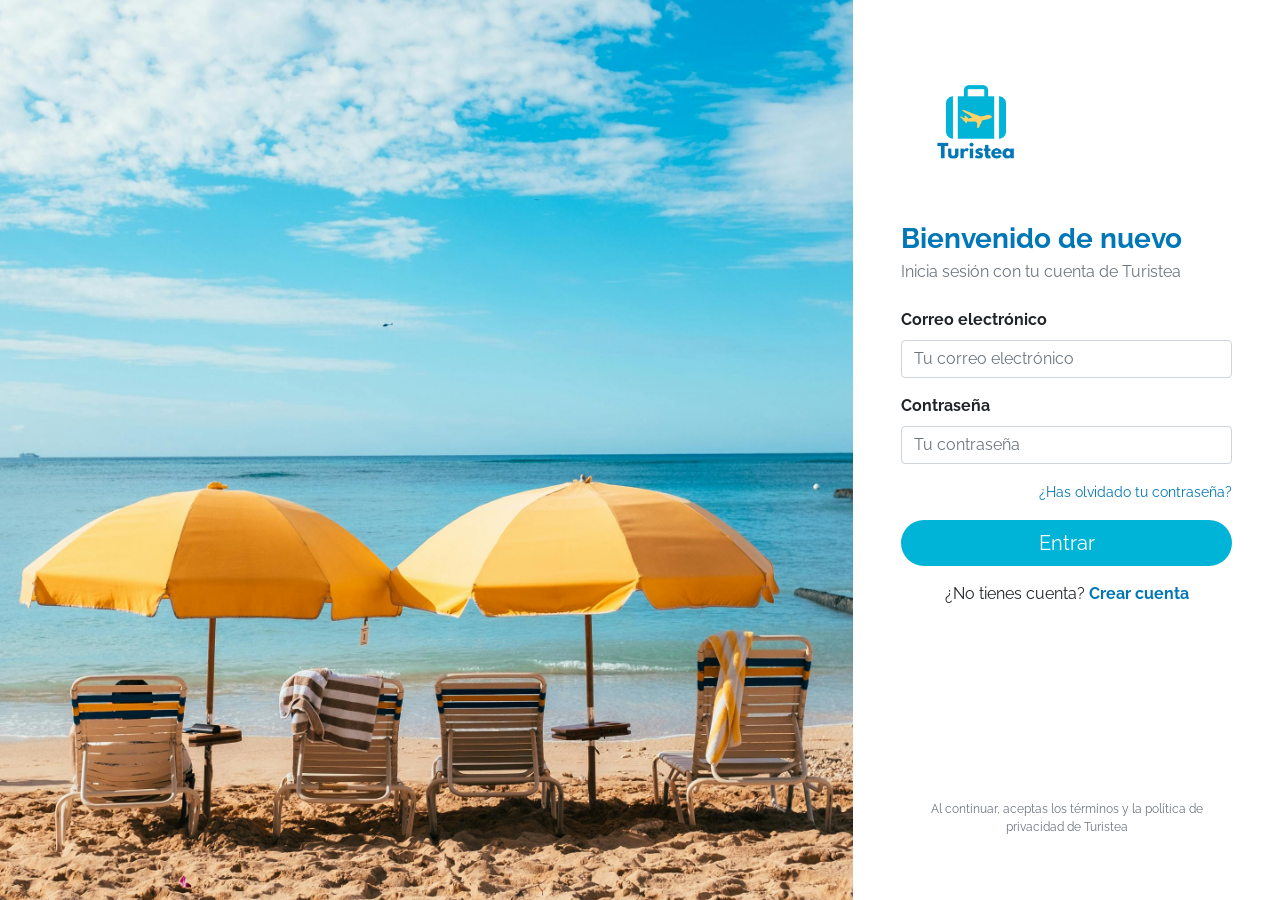
<file: frontend/pages/login.html>
<!DOCTYPE html>
<html lang="es">

<head>

    <meta charset="UTF-8">
    <meta name="viewport" content="width=device-width, initial-scale=1.0">
    <link rel="stylesheet" href="https://cdn.jsdelivr.net/npm/bootstrap@4.4.1/dist/css/bootstrap.css">
    <link href="https://fonts.googleapis.com/css2?family=Raleway:wght@300;400;700&display=swap" rel="stylesheet">
    <link rel="stylesheet" href="https://cdn.jsdelivr.net/npm/bootstrap-icons@1.11.0/font/bootstrap-icons.css">
    <link rel="stylesheet" href="../css/register.css">

</head>

<body>

    <!-- ocupa el ancho, sin padding, sin separación entre column -->
    <div class="container-fluid p-0">
        <div class="row no-gutters">

            <!-- Panel izq azúl marino - pantallas grandes, ocupa 5 column, se oculta en pant pequeñas -->
            <div class="col-lg-8 bg-turistea panel-izquierdo d-none d-lg-block"> </div>

            <!-- Panel dcho con el formulario, en movil ocupa el ancho, y en grandes ocupa 7, fondo blanco, elem hijos colocados en columna, padding 4 moviles y 5 para medianas o mayores -->
            <div class="col-12 col-lg-4 bg-white panel-derecho d-flex flex-column p-4 p-md-5">

                <!-- Cabecera: logo + botón volver -->
                <!--flexbox para alinear elem, separa logo a la izq y botón a la dcha, centrados y con margen inf -->
                <div class="d-flex justify-content-between align-items-center mb-4">
                    <img src="../assets/img/Turistea_Logo/1.png" alt="Turistea" height="150">
                </div>

                <!--Título, en negrita,  con margen inf pequeño-->
                <h3 class="font-weight-bold titulo-login mb-1"> Bienvenido de nuevo </h3>
                <!-- texto en gris con margen inferior -->
                <p class="text-muted mb-4"> Inicia sesión con tu cuenta de Turistea </p>

                <!-- Formulario de login -->
                <form id="formLogin">

                    <div class="form-group">
                        <label for="username"> <strong> Correo electrónico </strong></label>
                        <input type="email" class="form-control" name="email" id="email"
                            placeholder="Tu correo electrónico" required>
                    </div>

                    <div class="form-group">
                        <label for="password"> <strong> Contraseña </strong></label>
                        <input type="password" class="form-control" name="password" id="password"
                            placeholder="Tu contraseña" required>
                    </div>

                    <p class="text-right">
                        <a href="#" style="color:#0077B6; font-size:14px;">
                            ¿Has olvidado tu contraseña?
                        </a>
                    </p>

                    <!-- Botón principal, grande, ancho complet, bordes redondeados y margen superior-->
                    <button type="submit" class="btn btn-turistea btn-block btn-lg rounded-pill mt-2">
                        Entrar
                    </button>

                </form>

                <!-- Enlace a registro, centrado con margen superior -->
                <p class="text-center mt-3">
                    ¿No tienes cuenta?
                    <a href="register.html" class="font-weight-bold" style="color:#0077B6;">
                        Crear cuenta
                    </a>
                </p>

                <!-- Texto legal, gris suave, centrado horizontalm, margin top auto-->
                <p class="text-muted text-center mt-auto" style="font-size: 12px;">
                    Al continuar, aceptas los términos y la política de privacidad de Turistea
                </p>

            </div>
        </div>
    </div>

    <script src="https://cdn.jsdelivr.net/npm/bootstrap@4.4.1/dist/js/bootstrap.js"></script>
    <script type="module" src="../js/auth/login.js"></script>
    <script type="module" src="../js/auth/keyboardShortcuts.js"></script>

</body>

</html>
</file>
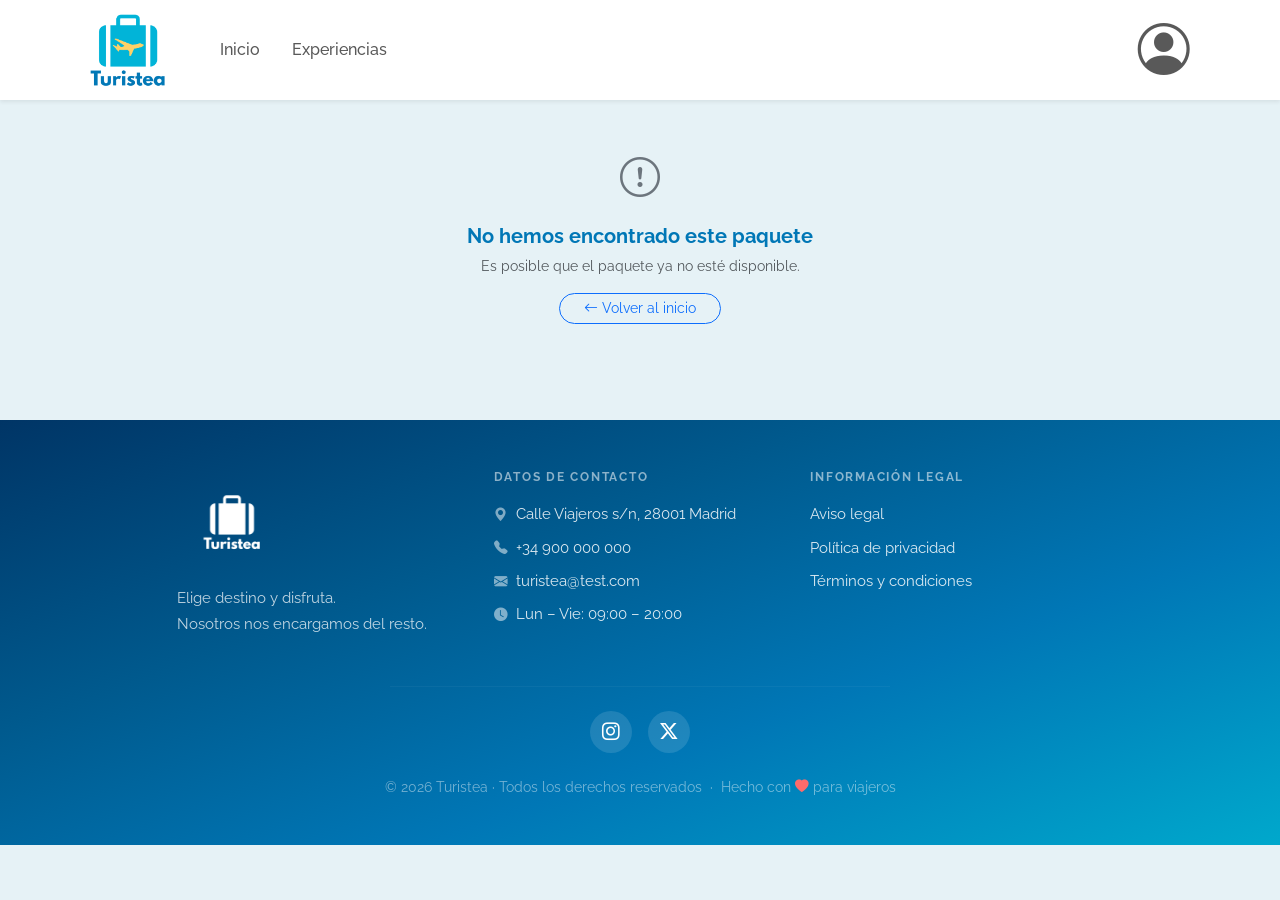
<file: frontend/pages/pasarela-pago.html>
<!DOCTYPE html>
<html lang="es">
<head>
  <meta charset="UTF-8" />
  <meta name="viewport" content="width=device-width, initial-scale=1.0" />
  <title>Pasarela de pago · Turistea</title>

  <link rel="preconnect" href="https://fonts.googleapis.com" />
  <link rel="preconnect" href="https://fonts.gstatic.com" crossorigin />
  <link href="https://fonts.googleapis.com/css2?family=Raleway:wght@300;400;600;700;800&display=swap" rel="stylesheet" />

  <link rel="stylesheet" href="../css/bootstrap.min.css" />
  <link rel="stylesheet" href="../css/bootstrap-icons.css" />
  <link rel="stylesheet" href="../css/header.css" />
  <link rel="stylesheet" href="../css/footer.css" />
  <link rel="stylesheet" href="../css/pasarela-pago.css" />
</head>
<body>

  <!-- ===== NAVBAR ===== -->
  <nav class="navbar navbar-expand-lg navbar-light bg-white shadow-sm py-0">
    <div class="container">
      <button class="btn btn-hamburger d-lg-none me-2" type="button"
        data-bs-toggle="offcanvas" data-bs-target="#menuPrincipal"
        aria-controls="menuPrincipal" aria-label="Abrir menú">
        <i class="bi bi-list"></i>
      </button>
      <a class="navbar-brand" href="../../index.html">
        <img src="../assets/img/Turistea_Logo/logo_turistea.png" width="90" />
      </a>
      <ul class="navbar-nav d-none d-lg-flex flex-row gap-3 ms-4 me-auto">
        <li class="nav-item"><a class="nav-link" href="../../index.html">Inicio</a></li>
        <li class="nav-item"><a class="nav-link" href="experiencias.html">Experiencias</a></li>
      </ul>
      <ul class="navbar-nav ms-auto">
        <li class="nav-item" id="nav-usuario"></li>
      </ul>
    </div>
  </nav>

  <!-- OFFCANVAS MÓVIL -->
  <div class="offcanvas offcanvas-start menu-offcanvas" tabindex="-1" id="menuPrincipal">
    <div class="offcanvas-header border-bottom">
      <a class="navbar-brand m-0" href="../../index.html">
        <img src="../assets/img/Turistea_Logo/logo_turistea.png" width="80" />
      </a>
      <button type="button" class="btn-close" data-bs-dismiss="offcanvas" aria-label="Cerrar"></button>
    </div>
    <div class="offcanvas-body p-0">
      <ul class="list-unstyled menu-offcanvas-list mb-0">
        <li><a href="../../index.html"><i class="bi bi-house-door me-2"></i>Inicio</a></li>
        <li><a href="experiencias.html"><i class="bi bi-camera me-2"></i>Experiencias</a></li>
      </ul>
    </div>
  </div>

  <!-- Cargando -->
  <div class="text-center py-5" id="loading">
    <div class="spinner-border text-primary" role="status">
      <span class="visually-hidden">Cargando...</span>
    </div>
    <p class="mt-3 text-muted">Cargando información del paquete...</p>
  </div>

  <!-- Error -->
  <div class="d-none" id="error">
    <div class="container py-5 text-center">
      <i class="bi bi-exclamation-circle fs-1 text-secondary"></i>
      <h5 class="fw-bold mt-3" style="color:#0077B6">No hemos encontrado este paquete</h5>
      <p class="text-muted small">Es posible que el paquete ya no esté disponible.</p>
      <a href="../../index.html" class="btn btn-sm btn-outline-primary rounded-pill px-4">
        <i class="bi bi-arrow-left me-1"></i>Volver al inicio
      </a>
    </div>
  </div>

  <!-- ===== PASARELA DE PAGO ===== -->
  <main class="pasarela-container d-none" id="contenido-pasarela">

    <!-- Resumen del paquete -->
    <div class="resumen-card" id="resumen-paquete"></div>

    <h2 class="pasarela-titulo">Escoge tu método de pago</h2>

    <div class="metodo-pago-card">

      <!-- Cabecera: tipo + iconos -->
      <div class="metodo-pago-header">
        <span>Tarjeta de crédito</span>
        <div class="metodo-pago-icons">
          <img src="../assets/img/mastercard.svg" alt="Mastercard" />
          <img src="../assets/img/visa.png" alt="Visa" />
        </div>
      </div>

      <!-- Cuerpo: datos de tarjeta + resumen (visible solo si hay tarjeta) -->
      <div class="metodo-pago-body d-none" id="datos-tarjeta">
        <div class="pago-grid">
          <!-- Medio de pago -->
          <div class="pago-seccion">
            <h6>Medio de pago</h6>
            <div class="pago-dato">
              <span class="label">Titular</span>
              <span class="valor" id="pago-titular">—</span>
            </div>
            <div class="pago-dato">
              <span class="label">Núm. de tarjeta</span>
              <span class="valor" id="pago-numero">—</span>
            </div>
            <div class="pago-dato">
              <span class="label">Fecha de vencimiento</span>
              <span class="valor" id="pago-vencimiento">—</span>
            </div>
            <div class="pago-dato total">
              <span class="label">Total</span>
              <span class="valor" id="pago-total-tarjeta">—</span>
            </div>
          </div>

          <!-- Información de pago (desglose) -->
          <div class="pago-seccion">
            <h6>Información de pago</h6>
            <div id="pago-desglose">
              <!-- Se rellena dinámicamente -->
            </div>
          </div>
        </div>
      </div>

      <!-- Estado vacío: sin tarjeta -->
      <div class="sin-tarjeta" id="sin-tarjeta">
        <!-- vacío como en el diseño -->
      </div>

      <!-- Enlace agregar tarjeta -->
      <a class="agregar-tarjeta" id="btn-agregar-tarjeta" data-bs-toggle="modal" data-bs-target="#modalTarjeta">
        Agregar tarjeta de crédito
      </a>

    </div>

    <!-- Botón pagar -->
    <button class="btn-pagar" id="btn-pagar" disabled>Pagar</button>

  </main>

  <!-- ===== MODAL: AGREGAR TARJETA ===== -->
  <div class="modal fade modal-tarjeta" id="modalTarjeta" tabindex="-1" aria-labelledby="modalTarjetaLabel" aria-hidden="true">
    <div class="modal-dialog modal-dialog-centered">
      <div class="modal-content">
        <div class="modal-header">
          <h5 class="modal-title" id="modalTarjetaLabel">Agregar tarjeta de crédito</h5>
          <button type="button" class="btn-close" data-bs-dismiss="modal" aria-label="Cerrar"></button>
        </div>
        <div class="modal-body">
          <form id="form-tarjeta" novalidate>
            <div class="mb-3">
              <label class="form-label" for="input-titular">Titular</label>
              <input type="text" class="form-control" id="input-titular" placeholder="Nombre del titular" required />
            </div>
            <div class="mb-3">
              <label class="form-label" for="input-numero">Número de tarjeta</label>
              <input type="text" class="form-control" id="input-numero" placeholder="0000 0000 0000 0000"
                maxlength="19" inputmode="numeric" required />
            </div>
            <div class="row g-3">
              <div class="col-6">
                <label class="form-label" for="input-vencimiento">Vencimiento</label>
                <input type="text" class="form-control" id="input-vencimiento" placeholder="MM/AA"
                  maxlength="5" required />
              </div>
              <div class="col-6">
                <label class="form-label" for="input-cvv">CVV</label>
                <input type="text" class="form-control" id="input-cvv" placeholder="123"
                  maxlength="4" inputmode="numeric" required />
              </div>
            </div>
            <div class="form-check guardar-tarjeta-check mt-3">
              <input class="form-check-input" type="checkbox" id="input-guardar-tarjeta" checked />
              <label class="form-check-label" for="input-guardar-tarjeta">
                Guardar esta tarjeta para futuros pagos
              </label>
            </div>
          </form>
        </div>
        <div class="modal-footer border-0">
          <button type="button" class="btn btn-light" data-bs-dismiss="modal">Cancelar</button>
          <button type="button" class="btn btn-guardar-tarjeta" id="btn-guardar-tarjeta">Continuar</button>
        </div>
      </div>
    </div>
  </div>

  <!-- ===== FOOTER ===== -->
  <footer class="mt-5">
    <div class="footer-body">
      <div class="container py-5">
        <div class="row">
          <div class="col-12 col-md-10 offset-md-1">
            <div class="row g-4 mb-5">
              <div class="col-12 col-md-4 text-center text-md-start">
                <img src="../assets/img/Turistea_Logo/logo_sinfondo.png" alt="Turistea"
                  class="footer-logo d-block mx-auto mx-md-0 mb-2" />
                <p class="footer-desc mb-0">
                  Elige destino y disfruta.<br>
                  Nosotros nos encargamos del resto.
                </p>
              </div>
              <div class="col-12 col-md-4 text-center text-md-start">
                <p class="footer-heading">Datos de Contacto</p>
                <ul class="footer-list">
                  <li><i class="bi bi-geo-alt-fill footer-icon"></i> Calle Viajeros s/n, 28001 Madrid</li>
                  <li><i class="bi bi-telephone-fill footer-icon"></i> <a href="tel:+34900000000">+34 900 000 000</a></li>
                  <li><i class="bi bi-envelope-fill footer-icon"></i> <a href="mailto:turistea@test.com">turistea@test.com</a></li>
                  <li><i class="bi bi-clock-fill footer-icon"></i> Lun – Vie: 09:00 – 20:00</li>
                </ul>
              </div>
              <div class="col-12 col-md-4 text-center text-md-start">
                <p class="footer-heading">Información Legal</p>
                <ul class="footer-list">
                  <li><a href="aviso-legal.html">Aviso legal</a></li>
                  <li><a href="politica.html">Política de privacidad</a></li>
                  <li><a href="condiciones.html">Términos y condiciones</a></li>
                </ul>
              </div>
            </div>
            <hr class="footer-hr mb-4" />
            <div class="d-flex justify-content-center gap-3 mb-4">
              <a href="https://www.instagram.com/_turistea_/" class="social-icon" aria-label="Instagram">
                <i class="bi bi-instagram"></i>
              </a>
              <a href="https://x.com/turistea_" class="social-icon" aria-label="X">
                <i class="bi bi-twitter-x"></i>
              </a>
            </div>
            <p class="footer-copy mb-0">
              &copy; <span id="footer-year"></span> Turistea · Todos los derechos reservados
              &nbsp;·&nbsp;
              Hecho con <i class="bi bi-heart-fill" style="color:#FF6B6B"></i> para viajeros
            </p>
          </div>
        </div>
      </div>
    </div>
  </footer>

  <!-- JS -->
  <script src="../js/bootstrap.bundle.min.js"></script>
  <script type="module" src="../js/pasarela-pago.js"></script>
  <script>document.getElementById('footer-year').textContent = new Date().getFullYear();</script>
  <script>window.BASE_PATH = '../../';</script>
  <script src="../js/auth/navbarUsuario.js"></script>
    <script type="module" src="../js/auth/keyboardShortcuts.js"></script>
</body>
</html>
</file>
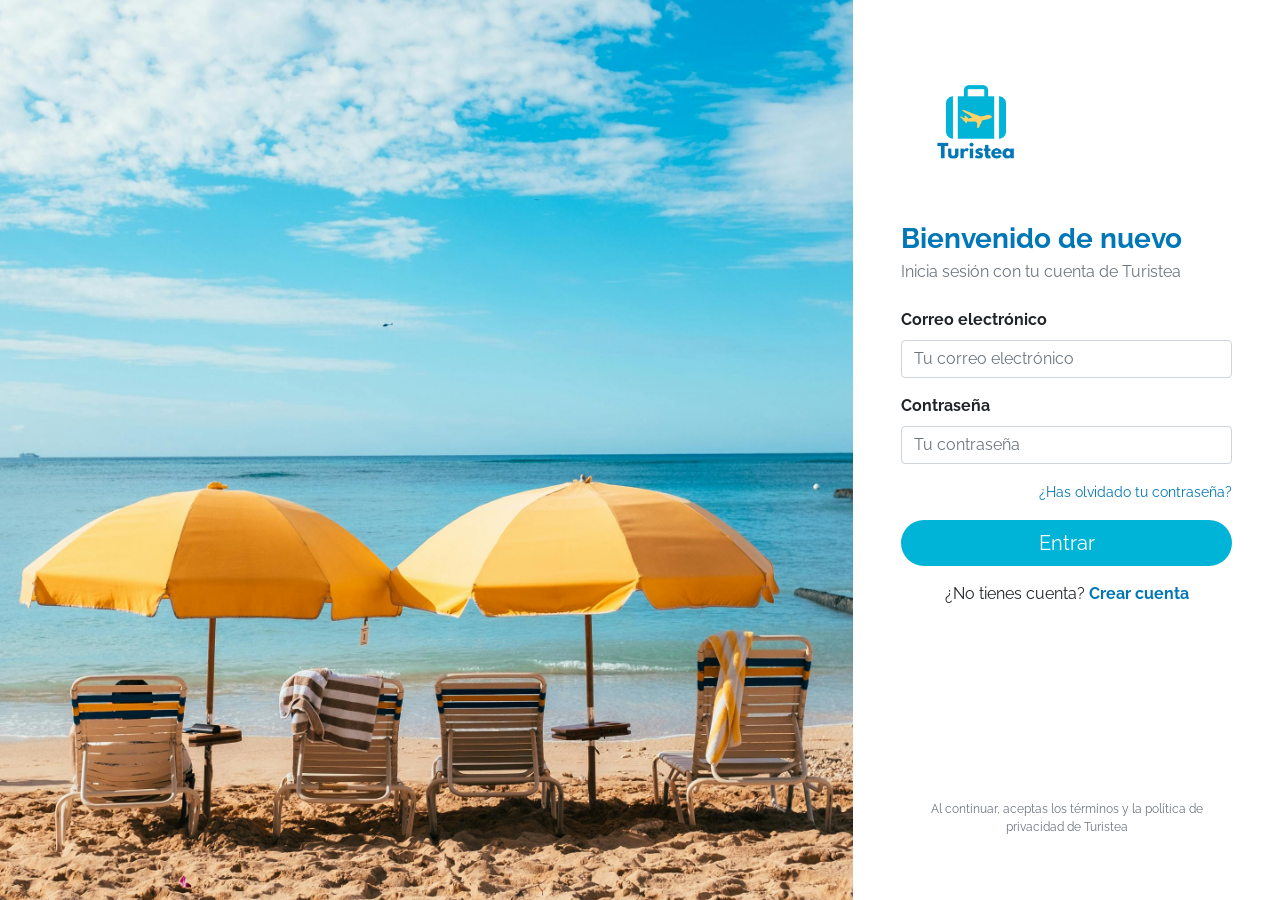
<file: frontend/pages/perfil.html>
<!DOCTYPE html>
<html lang="es">
<head>
  <meta charset="UTF-8" />
  <meta name="viewport" content="width=device-width, initial-scale=1.0" />
  <title>Mi Perfil · Turistea</title>

  <link rel="preconnect" href="https://fonts.googleapis.com" />
  <link rel="preconnect" href="https://fonts.gstatic.com" crossorigin />
  <link href="https://fonts.googleapis.com/css2?family=Raleway:wght@300;400;700&display=swap" rel="stylesheet" />

  <!-- Bootstrap 5 local -->
  <link rel="stylesheet" href="../css/bootstrap.min.css" />
  <link rel="stylesheet" href="../css/bootstrap-icons.css" />
  <link rel="stylesheet" href="../css/bootstrap-grid.min.css" />

  <!-- CSS del proyecto -->
  <link rel="stylesheet" href="../css/header.css" />
  <link rel="stylesheet" href="../css/footer.css" />
  <link rel="stylesheet" href="../css/usuario/perfil.css" />
</head>
<body>

  <!-- ===== NAVBAR ===== -->
  <header>
  <nav class="navbar navbar-expand-lg navbar-light bg-white shadow-sm py-0">
    <div class="container">
      <button
        class="btn btn-hamburger d-lg-none me-2"
        type="button"
        data-bs-toggle="offcanvas"
        data-bs-target="#menuPrincipal"
        aria-controls="menuPrincipal"
        aria-label="Abrir menú">
        <i class="bi bi-list"></i>
      </button>
      <a class="navbar-brand" href="../../index.html">
        <img src="../assets/img/Turistea_Logo/logo_turistea.png" width="90" alt="Turistea" />
      </a>
      <ul class="navbar-nav d-none d-lg-flex flex-row gap-3 ms-4 me-auto">
        <li class="nav-item"><a class="nav-link" href="../../index.html">Inicio</a></li>
        <li class="nav-item"><a class="nav-link" href="experiencias.html">Experiencias</a></li>
        <li class="nav-item">
          <a class="nav-link" href="#" data-bs-toggle="modal" data-bs-target="#modalContacto">Contacto</a>
        </li>
      </ul>
      <ul class="navbar-nav ms-auto">
        <li class="nav-item" id="nav-usuario"></li>
      </ul>
    </div>
  </nav>

  <div class="offcanvas offcanvas-start menu-offcanvas" tabindex="-1" id="menuPrincipal">
    <div class="offcanvas-header border-bottom">
      <a class="navbar-brand m-0" href="../../index.html">
        <img src="../assets/img/Turistea_Logo/logo_turistea.png" width="80" alt="Turistea" />
      </a>
      <button type="button" class="btn-close" data-bs-dismiss="offcanvas" aria-label="Cerrar"></button>
    </div>
    <div class="offcanvas-body p-0">
      <ul class="list-unstyled menu-offcanvas-list mb-0">
        <li><a href="../../index.html"><i class="bi bi-house-door me-2"></i>Inicio</a></li>
        <li><a href="experiencias.html"><i class="bi bi-camera me-2"></i>Experiencias</a></li>
        <li>
          <a href="#" data-bs-dismiss="offcanvas" data-bs-toggle="modal" data-bs-target="#modalContacto">
            <i class="bi bi-envelope me-2"></i>Contacto
          </a>
        </li>
      </ul>
    </div>
  </div>
</header>

  <!-- ===== HERO ===== -->
  <div class="perfil-hero">
    <div class="container perfil-hero-inner">
      <div class="perfil-hero-info">
        <h2 id="hero-saludo">¡Hola! 👋</h2>
        <span id="hero-meta"><i class="bi bi-envelope me-1"></i><span id="hero-email">—</span></span>
      </div>
      <!-- Avatar: sin botón de cámara, generado dinámicamente por JS -->
      <div class="perfil-avatar-wrap">
        <img id="perfil-avatar" src="" alt="Avatar" class="perfil-avatar" />
      </div>
    </div>
  </div>

  <!-- ===== CONTENIDO PRINCIPAL ===== -->
  <main class="perfil-main">
    <div class="container">
      <div class="row g-4">

        <!-- ====== SIDEBAR ====== -->
        <div class="col-md-4">
          <div class="sidebar-card">

            <div id="sidebar-nombre" class="user-name">—</div>
            <div id="sidebar-email" class="user-email">—</div>

            <!-- Stats -->
            <div class="row g-2 mb-3">
              <div class="col-6">
                <div class="stat-box">
                  <div class="stat-num" id="stat-reservas">—</div>
                  <div class="stat-label">Reservas</div>
                </div>
              </div>
              <div class="col-6">
                <div class="stat-box">
                  <div class="stat-num" id="stat-favoritos">—</div>
                  <div class="stat-label">Favoritos</div>
                </div>
              </div>
            </div>

            <hr class="sidebar-divider" />

            <!-- Datos del usuario -->
            <div class="sidebar-info-item" id="info-telefono-wrap">
              <i class="bi bi-telephone-fill"></i>
              <span id="info-telefono">—</span>
            </div>
            <div class="sidebar-info-item">
              <i class="bi bi-calendar3"></i>
              <span id="info-miembro">—</span>
            </div>

            <hr class="sidebar-divider" />

            <!-- Tarjeta guardada -->
            <div id="tarjeta-wrap" style="display:none;">
              <div class="tarjeta-visual mb-3">
                <div class="tarjeta-chip"><i class="bi bi-credit-card-2-front-fill"></i></div>
                <div class="tarjeta-numero" id="tarjeta-numero">**** **** **** ----</div>
                <div class="d-flex justify-content-between mt-2">
                  <div>
                    <div style="font-size:.6rem;opacity:.7;">TITULAR</div>
                    <div class="tarjeta-titular" id="tarjeta-titular">—</div>
                  </div>
                  <div>
                    <div style="font-size:.6rem;opacity:.7;">VENCE</div>
                    <div class="tarjeta-vence" id="tarjeta-vence">--/--</div>
                  </div>
                </div>
              </div>
            </div>
            <div id="sin-tarjeta-wrap" style="display:none;">
              <p class="text-muted text-center" style="font-size:.8rem;">
                <i class="bi bi-credit-card me-1"></i>Sin tarjeta guardada
              </p>
            </div>

            <hr class="sidebar-divider" />

            <!-- Botón editar perfil → abre modal -->
            <button
              class="btn btn-editar"
              data-bs-toggle="modal"
              data-bs-target="#modalEditarPerfil"
            >
              <i class="bi bi-pencil-fill"></i> Editar perfil
            </button>

            <a
              href="#"
              id="sidebar-logout"
              class="d-flex align-items-center justify-content-center mt-3 text-danger text-decoration-none"
              style="font-size:.85rem; font-weight:700;"
            >
              <i class="bi bi-box-arrow-right me-2"></i> Cerrar sesión
            </a>

          </div>
        </div>

        <!-- ====== PANEL DERECHO ====== -->
        <div class="col-md-8">
          <div class="panel-card">

            <!-- Tabs: Reservas, Confirmados y Favoritos -->
            <ul class="nav panel-tabs" id="perfilTabs" role="tablist">
              <li class="nav-item" role="presentation">
                <button
                  class="nav-link active"
                  data-bs-toggle="tab"
                  data-bs-target="#tab-reservas"
                  type="button" role="tab"
                >
                  <i class="bi bi-ticket-detailed me-1"></i>Mis Reservas
                </button>
              </li>
              <li class="nav-item" role="presentation">
                <button
                  class="nav-link"
                  data-bs-toggle="tab"
                  data-bs-target="#tab-confirmados"
                  type="button" role="tab"
                >
                  <i class="bi bi-check-circle me-1"></i>Confirmados
                </button>
              </li>
              <li class="nav-item" role="presentation">
                <button
                  class="nav-link"
                  data-bs-toggle="tab"
                  data-bs-target="#tab-favoritos"
                  type="button" role="tab"
                >
                  <i class="bi bi-heart me-1"></i>Favoritos
                </button>
              </li>
              <li class="nav-item" role="presentation">
                <button
                  class="nav-link"
                  data-bs-toggle="tab"
                  data-bs-target="#tab-resenas"
                  type="button" role="tab"
                >
                  <i class="bi bi-pencil-square me-1"></i>Añadir reseña
                </button>
              </li>
            </ul>

            <div class="tab-content panel-body" id="perfilTabsContent">

              <!-- TAB: Reservas -->
              <div class="tab-pane fade show active" id="tab-reservas" role="tabpanel">
                <div class="d-flex justify-content-between align-items-center mb-3">
                  <h6 class="fw-bold mb-0" style="color:#1a2d45;">Próximas y recientes</h6>
                  <select id="filtro-reservas" class="form-select form-select-sm" style="width:auto; border-radius:20px; font-size:.8rem;">
                    <option value="">Todas</option>
                    <option value="CONFIRMADA">Confirmadas</option>
                    <option value="PENDIENTE">Pendientes</option>
                    <option value="CANCELADA">Canceladas</option>
                  </select>
                </div>
                <!-- Las tarjetas se insertan dinámicamente por JS -->
                <div id="contenedor-reservas">
                  <p class="text-muted text-center py-4">Cargando reservas…</p>
                </div>
              </div>

              <!-- TAB: Confirmados -->
              <div class="tab-pane fade" id="tab-confirmados" role="tabpanel">
                <h6 class="fw-bold mb-3" style="color:#1a2d45;">Paquetes confirmados</h6>
                <div id="contenedor-confirmados">
                  <p class="text-muted text-center py-4">Cargando confirmados…</p>
                </div>
              </div>

              <!-- TAB: Favoritos -->
              <div class="tab-pane fade" id="tab-favoritos" role="tabpanel">
                <h6 class="fw-bold mb-3" style="color:#1a2d45;">Destinos guardados</h6>
                <!-- Las tarjetas se insertan dinámicamente por JS -->
                <div class="row g-3" id="contenedor-favoritos">
                  <p class="text-muted text-center py-4">Cargando favoritos…</p>
                </div>
              </div>

              <!-- TAB: Añadir reseña -->
              <div class="tab-pane fade" id="tab-resenas" role="tabpanel">
                <h6 class="fw-bold mb-3" style="color:#1a2d45;">Viajes disponibles para reseñar</h6>
                <div id="resena-feedback" class="d-none mb-3"></div>
                <div id="contenedor-resenas">
                  <p class="text-muted text-center py-4">Cargando viajes completados…</p>
                </div>
              </div>

            </div>
          </div>
        </div>

      </div>
    </div>
  </main>


  <!-- ===== MODAL EDITAR PERFIL ===== -->
  <div class="modal fade" id="modalEditarPerfil" tabindex="-1" aria-hidden="true">
    <div class="modal-dialog modal-dialog-centered">
      <div class="modal-content border-0 shadow">

        <div class="modal-header bg-primary text-white">
          <h5 class="modal-title"><i class="bi bi-pencil-fill me-2"></i>Editar perfil</h5>
          <button type="button" class="btn-close btn-close-white" data-bs-dismiss="modal"></button>
        </div>

        <div class="modal-body p-4">
          <div id="editar-feedback" class="mb-3 d-none"></div>

          <div class="row g-3">
            <div class="col-6">
              <label class="form-label fw-bold">Nombre</label>
              <input type="text" id="edit-nombre" class="form-control" placeholder="Tu nombre" />
            </div>
            <div class="col-6">
              <label class="form-label fw-bold">Apellidos</label>
              <input type="text" id="edit-apellidos" class="form-control" placeholder="Tus apellidos" />
            </div>
            <div class="col-12">
              <label class="form-label fw-bold">Teléfono</label>
              <input type="tel" id="edit-telefono" class="form-control" placeholder="+34 600 000 000" />
            </div>
          </div>

          <!-- Sección tarjeta -->
          <hr class="my-3" />
          <p class="fw-bold mb-2" style="font-size:.9rem;">
            <i class="bi bi-credit-card me-1 text-primary"></i>Tarjeta de crédito
          </p>
          <div id="tarjeta-modal-info" class="d-none mb-2">
            <div class="alert alert-info py-2 px-3 mb-2" style="font-size:.82rem;">
              <i class="bi bi-check-circle-fill me-1"></i>
              Tarjeta guardada: <strong id="tarjeta-modal-resumen">**** ----</strong>
            </div>
          </div>
          <div class="row g-2">
            <div class="col-12">
              <input type="text" id="card-titular" class="form-control form-control-sm" placeholder="Titular de la tarjeta" />
            </div>
            <div class="col-12">
              <input type="text" id="card-numero" class="form-control form-control-sm" placeholder="Número de tarjeta (16 dígitos)" maxlength="19" />
            </div>
            <div class="col-6">
              <input type="text" id="card-vencimiento" class="form-control form-control-sm" placeholder="MM/AA" maxlength="5" />
            </div>
            <div class="col-6">
              <input type="text" id="card-cvv" class="form-control form-control-sm" placeholder="CVV" maxlength="4" />
            </div>
          </div>

        </div>

        <div class="modal-footer border-0">
          <button type="button" class="btn btn-outline-secondary rounded-pill px-4" data-bs-dismiss="modal">Cancelar</button>
          <button type="button" class="btn btn-primary rounded-pill px-4" id="btn-guardar-perfil">
            <i class="bi bi-check-lg me-1"></i>Guardar cambios
          </button>
        </div>

      </div>
    </div>
  </div>

  <div class="modal fade" id="modalContacto" tabindex="-1" aria-hidden="true">
  <div class="modal-dialog modal-dialog-centered">
    <div class="modal-content border-0 shadow">
      <div class="modal-header bg-primary text-white">
        <h5 class="modal-title">Contacto Turistea</h5>
        <button type="button" class="btn-close btn-close-white" data-bs-dismiss="modal"></button>
      </div>
      <div class="modal-body p-4">
        <form>
          <input type="text"  class="form-control mb-3" placeholder="Nombre completo" />
          <input type="email" class="form-control mb-3" placeholder="Correo electrónico" />
          <input type="text"  class="form-control mb-3" placeholder="Asunto" />
          <textarea class="form-control mb-3" rows="5" placeholder="Mensaje"></textarea>
          <button class="btn btn-primary w-100 rounded-pill">Enviar mensaje</button>
        </form>
      </div>
    </div>
  </div>
</div>

  <!-- ===== FOOTER ===== -->
  <footer class="mt-5">
    <div class="footer-body">
      <div class="container py-5">
        <div class="row">
          <div class="col-12 col-md-10 offset-md-1">
            <div class="row g-4 mb-5">

              <div class="col-12 col-md-4 text-center text-md-start">
                <img src="../assets/img/Turistea_Logo/logo_sinfondo.png" alt="Turistea"
                  class="footer-logo d-block mx-auto mx-md-0 mb-2" />
                <p class="footer-desc mb-0">
                  Elige destino y disfruta.<br>Nosotros nos encargamos del resto.
                </p>
              </div>

              <div class="col-12 col-md-4 text-center text-md-start">
                <p class="footer-heading">Datos de Contacto</p>
                <ul class="footer-list">
                  <li><i class="bi bi-geo-alt-fill footer-icon"></i> Calle Viajeros s/n, 28001 Madrid</li>
                  <li><i class="bi bi-telephone-fill footer-icon"></i><a href="tel:+34900000000">+34 900 000 000</a></li>
                  <li><i class="bi bi-envelope-fill footer-icon"></i><a href="mailto:turistea@test.com">turistea@test.com</a></li>
                  <li><i class="bi bi-clock-fill footer-icon"></i> Lun – Vie: 09:00 – 20:00</li>
                </ul>
              </div>

              <div class="col-12 col-md-4 text-center text-md-start">
                <p class="footer-heading">Información Legal</p>
                <ul class="footer-list">
                  <li><a href="aviso-legal.html">Aviso legal</a></li>
                  <li><a href="politica.html">Política de privacidad</a></li>
                  <li><a href="condiciones.html">Términos y condiciones</a></li>
                </ul>
              </div>

            </div>

            <hr class="footer-hr mb-4" />

            <div class="d-flex justify-content-center gap-3 mb-4">
              <a href="https://www.instagram.com/_turistea_/" class="social-icon" aria-label="Instagram">
                <i class="bi bi-instagram"></i>
              </a>
              <a href="https://x.com/turistea_" class="social-icon" aria-label="X">
                <i class="bi bi-twitter-x"></i>
              </a>
            </div>

            <p class="footer-copy mb-0">
              &copy; <span id="footer-year"></span> Turistea · Todos los derechos reservados
              &nbsp;·&nbsp;
              Hecho con <i class="bi bi-heart-fill" style="color:#FF6B6B"></i> para viajeros
            </p>
          </div>
        </div>
      </div>
    </div>
  </footer>

  <!-- ===== MODAL VIAJEROS (confirmar reserva) ===== -->
  <div class="modal fade" id="modalViajeros" tabindex="-1" aria-hidden="true">
    <div class="modal-dialog modal-dialog-centered modal-lg">
      <div class="modal-content border-0 shadow">

        <div class="modal-header bg-primary text-white">
          <h5 class="modal-title">
            <i class="bi bi-people-fill me-2"></i>Datos de los viajeros
          </h5>
          <button type="button" class="btn-close btn-close-white" data-bs-dismiss="modal"></button>
        </div>

        <div class="modal-body p-4">
          <p class="text-muted mb-3" style="font-size:.88rem;">
            Introduce los datos de cada viajero para confirmar la reserva
            y generar la factura.
          </p>
          <div id="viajeros-feedback" class="d-none mb-3"></div>
          <!-- Los campos se generan dinámicamente por JS según num_viajeros -->
          <div id="viajeros-campos"></div>
        </div>

        <div class="modal-footer border-0">
          <button type="button" class="btn btn-outline-secondary rounded-pill px-4"
            data-bs-dismiss="modal">Cancelar</button>
          <button type="button" class="btn btn-primary rounded-pill px-4"
            id="btn-confirmar-viajeros">
            <i class="bi bi-check-lg me-1"></i>Confirmar reserva
          </button>
        </div>

      </div>
    </div>
  </div>

  <!-- Bootstrap 5 JS local -->
  <script src="../js/bootstrap.bundle.min.js"></script>
  <!-- Lógica del perfil -->
  <script type="module" src="../js/usuario/perfil.js"></script>

  <script>
    document.getElementById('footer-year').textContent = new Date().getFullYear();
  </script>
  <script>window.BASE_PATH = '../../';</script>
<script src="../js/auth/navbarUsuario.js"></script>
    <script type="module" src="../js/auth/keyboardShortcuts.js"></script>

</body>
</html>
</file>
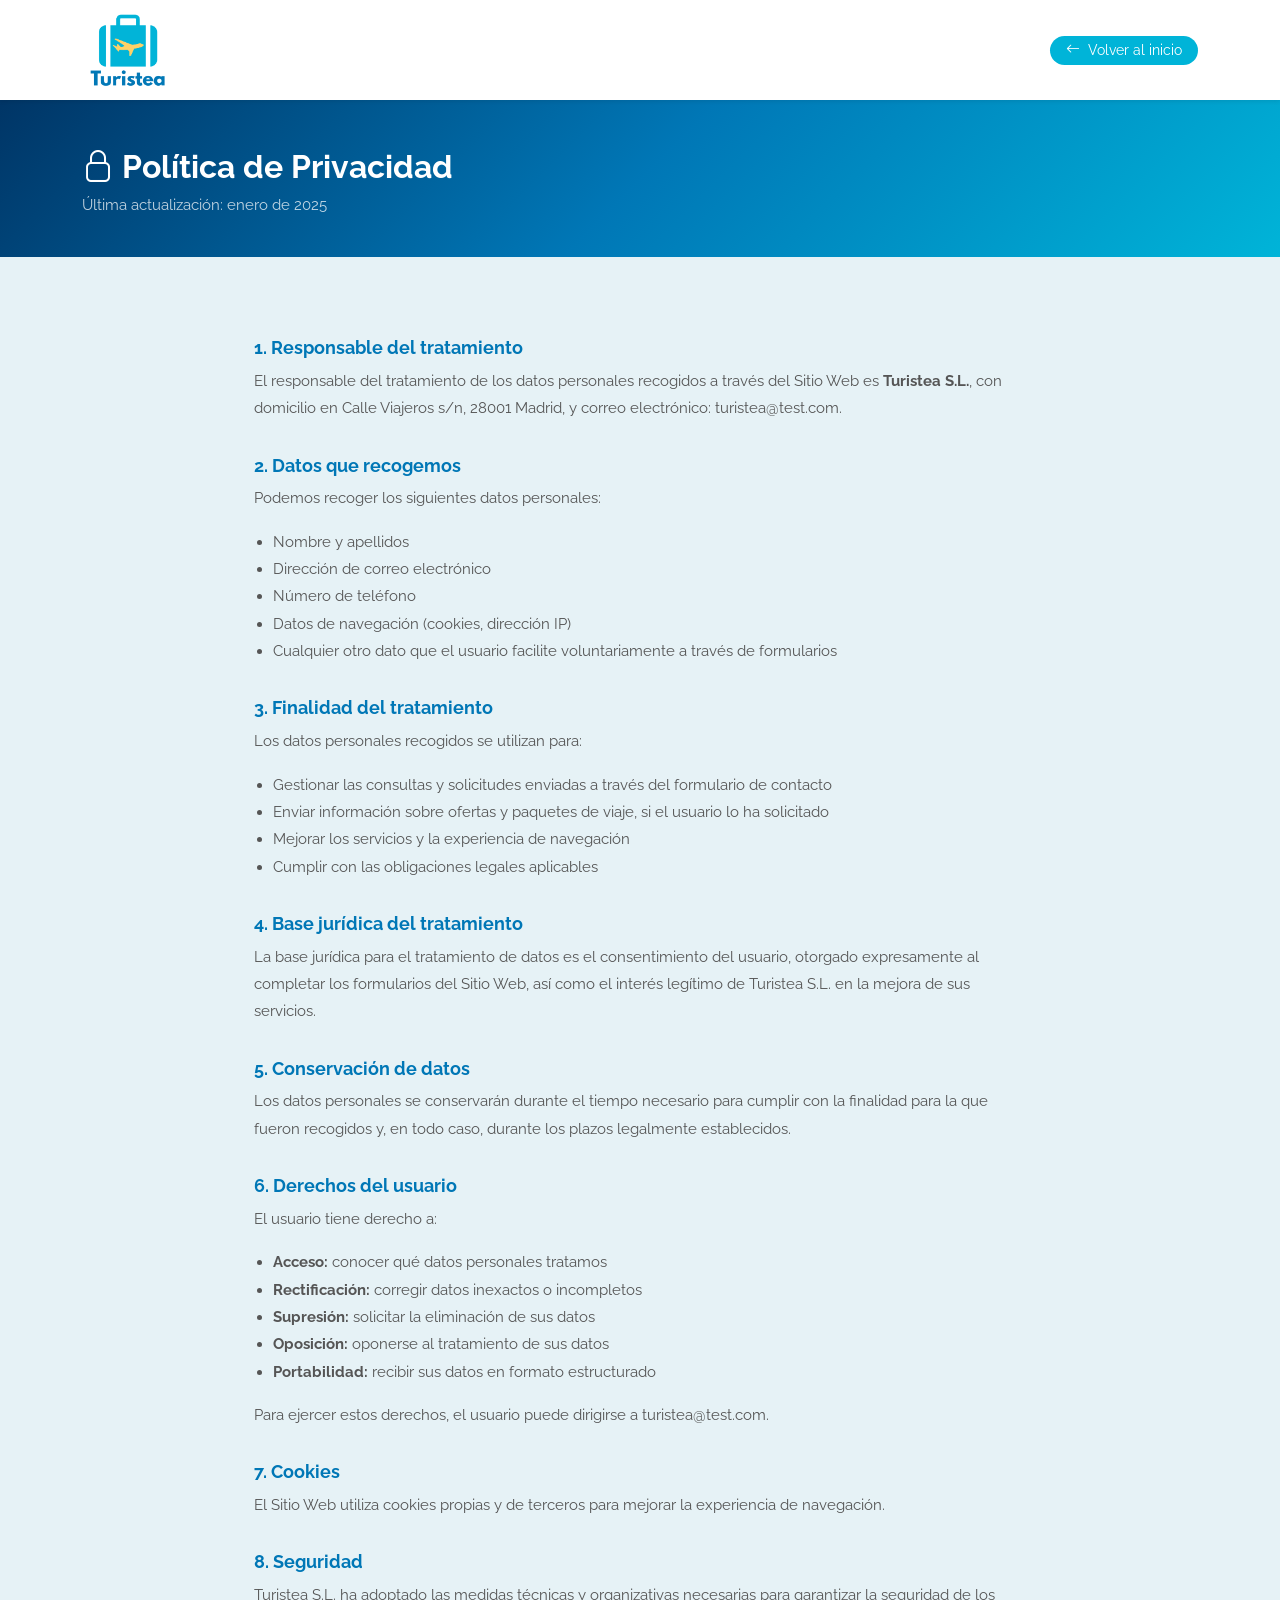
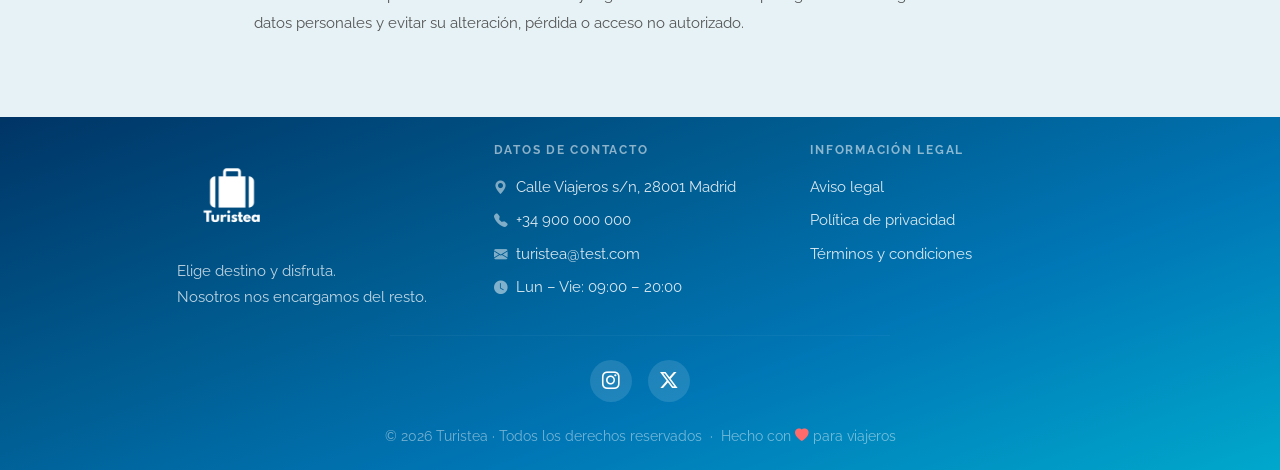
<file: frontend/pages/politica.html>
<!doctype html>
<html lang="es">
  <head>
    <meta charset="UTF-8" />
    <meta name="viewport" content="width=device-width, initial-scale=1.0" />
    <title>Política de Privacidad — Turistea</title>
    <link rel="stylesheet" href="../css/bootstrap.min.css" />
    <link rel="stylesheet" href="../css/bootstrap-icons.css" />
    <link rel="stylesheet" href="../css/header.css" />
    <link rel="stylesheet" href="../css/footer.css" />
    <link href="https://fonts.googleapis.com/css2?family=Raleway:wght@300;400;700&display=swap" rel="stylesheet">
     <link rel="stylesheet" href="../css/aviso_condiciones.css"/>
  </head>
 
  <body>
 
    <!-- NAVBAR -->
    <nav class="navbar navbar-expand-lg navbar-light bg-white shadow-sm py-0">
      <div class="container">
        <a class="navbar-brand" href="../../index.html">
          <img src="../assets/img/Turistea_Logo/logo_turistea.png" width="90" />
        </a>
        <a href="../../index.html" class="btn btn-sm btn-volver rounded-pill px-3 ms-auto">
          <i class="bi bi-arrow-left me-1"></i> Volver al inicio
        </a>
      </div>
    </nav>
 
    <!-- HERO -->
    <div class="legal-hero">
      <div class="container">
        <h1><i class="bi bi-lock me-2"></i>Política de Privacidad</h1>
        <p class="mb-0">Última actualización: enero de 2025</p>
      </div>
    </div>
 
    <!-- CONTENIDO -->
    <div class="legal-body">
 
      <h2>1. Responsable del tratamiento</h2>
      <p>
        El responsable del tratamiento de los datos personales recogidos a través del Sitio Web es
        <strong>Turistea S.L.</strong>, con domicilio en Calle Viajeros s/n, 28001 Madrid,
        y correo electrónico: turistea@test.com</a>.
      </p>
 
      <h2>2. Datos que recogemos</h2>
      <p>Podemos recoger los siguientes datos personales:</p>
      <ul>
        <li>Nombre y apellidos</li>
        <li>Dirección de correo electrónico</li>
        <li>Número de teléfono</li>
        <li>Datos de navegación (cookies, dirección IP)</li>
        <li>Cualquier otro dato que el usuario facilite voluntariamente a través de formularios</li>
      </ul>
 
      <h2>3. Finalidad del tratamiento</h2>
      <p>Los datos personales recogidos se utilizan para:</p>
      <ul>
        <li>Gestionar las consultas y solicitudes enviadas a través del formulario de contacto</li>
        <li>Enviar información sobre ofertas y paquetes de viaje, si el usuario lo ha solicitado</li>
        <li>Mejorar los servicios y la experiencia de navegación</li>
        <li>Cumplir con las obligaciones legales aplicables</li>
      </ul>
 
      <h2>4. Base jurídica del tratamiento</h2>
      <p>
        La base jurídica para el tratamiento de datos es el consentimiento del usuario, otorgado
        expresamente al completar los formularios del Sitio Web, así como el interés legítimo de
        Turistea S.L. en la mejora de sus servicios.
      </p>
 
      <h2>5. Conservación de datos</h2>
      <p>
        Los datos personales se conservarán durante el tiempo necesario para cumplir con la finalidad
        para la que fueron recogidos y, en todo caso, durante los plazos legalmente establecidos.
      </p>
 
      <h2>6. Derechos del usuario</h2>
      <p>El usuario tiene derecho a:</p>
      <ul>
        <li><strong>Acceso:</strong> conocer qué datos personales tratamos</li>
        <li><strong>Rectificación:</strong> corregir datos inexactos o incompletos</li>
        <li><strong>Supresión:</strong> solicitar la eliminación de sus datos</li>
        <li><strong>Oposición:</strong> oponerse al tratamiento de sus datos</li>
        <li><strong>Portabilidad:</strong> recibir sus datos en formato estructurado</li>
      </ul>
      <p>
        Para ejercer estos derechos, el usuario puede dirigirse a turistea@test.com</a>.
      </p>
 
      <h2>7. Cookies</h2>
      <p>
        El Sitio Web utiliza cookies propias y de terceros para mejorar la experiencia de navegación.
      </p>
 
      <h2>8. Seguridad</h2>
      <p>
        Turistea S.L. ha adoptado las medidas técnicas y organizativas necesarias para garantizar
        la seguridad de los datos personales y evitar su alteración, pérdida o acceso no autorizado.
      </p>
 
    </div>
 
    <!-- FOOTER -->
    <footer class="mt-0">
      <div class="footer-body">
        <div class="container py-4">
          <div class="row">
            <div class="col-12 col-md-10 offset-md-1">
              <div class="row g-4 mb-4">
                <div class="col-12 col-md-4 text-center text-md-start">
                  <img src="../assets/img/Turistea_Logo/logo_sinfondo.png" alt="Turistea" class="footer-logo d-block mx-auto mx-md-0 mb-2"/>
                  <p class="footer-desc mb-0">Elige destino y disfruta.<br>Nosotros nos encargamos del resto.</p>
                </div>
                <div class="col-12 col-md-4 text-center text-md-start">
                  <p class="footer-heading">Datos de Contacto</p>
                  <ul class="footer-list">
                    <li><i class="bi bi-geo-alt-fill footer-icon"></i>Calle Viajeros s/n, 28001 Madrid</li>
                    <li><i class="bi bi-telephone-fill footer-icon"></i><a href="tel:+34900000000">+34 900 000 000</a></li>
                    <li><i class="bi bi-envelope-fill footer-icon"></i><a href="mailto:turistea@test.com">turistea@test.com</a></li>
                    <li><i class="bi bi-clock-fill footer-icon"></i>Lun – Vie: 09:00 – 20:00</li>
                  </ul>
                </div>
                <div class="col-12 col-md-4 text-center text-md-start">
                  <p class="footer-heading">Información Legal</p>
                  <ul class="footer-list">
                    <li><a href="aviso-legal.html">Aviso legal</a></li>
                    <li><a href="politica.html">Política de privacidad</a></li>
                    <li><a href="condiciones.html">Términos y condiciones</a></li>
                  </ul>
                </div>
              </div>
              <hr class="footer-hr mb-4"/>
              <div class="d-flex justify-content-center gap-3 mb-4">
                <a href="https://www.instagram.com/_turistea_/" class="social-icon" aria-label="Instagram"><i class="bi bi-instagram"></i></a>
                <a href="https://x.com/turistea_" class="social-icon" aria-label="X"><i class="bi bi-twitter-x"></i></a>
              </div>
              <p class="footer-copy mb-0">&copy; <span id="footer-year"></span> Turistea · Todos los derechos reservados &nbsp;·&nbsp; Hecho con <i class="bi bi-heart-fill" style="color:#FF6B6B"></i> para viajeros</p>
            </div>
          </div>
        </div>
      </div>
    </footer>
 
    <script src="../js/bootstrap.bundle.min.js"></script>
    <script>document.getElementById('footer-year').textContent = new Date().getFullYear();</script>
    <script type="module" src="../js/auth/keyboardShortcuts.js"></script>
  </body>
</html>
</file>
<file: frontend/css/header.css>
body {
    font-family: 'Raleway', sans-serif;
    background-color: #e6f2f6;
}

.categoria {
  cursor: pointer;
  padding: 8px 16px;
  border-radius: 8px;
  transition: background 0.2s, color 0.2s;
  display: flex;
  flex-direction: column;
  align-items: center;
  gap: 4px;
}

.categoria:hover {
  background-color: #0077b620;
  color: #0077b6;
}

.categoria.activa {
  background-color: #0d6efd20;
  color: #0077b6;
  font-weight: bold;
}

.card img {
  transition: transform 0.4s ease;
}

.card:hover img {
  transform: scale(1.1);
  box-shadow: 0 5px 20px rgba(0,0,0,0.4);
}

.card:active img{
  transform: scale(1);
}

/* Slider */
.rounded-slider {
  border-radius: 20px;
  overflow: hidden;
  position: relative;
}

.slider-placeholder {
  min-height: 380px;
}

.slider-placeholder.bg-azul-marino {
  background: linear-gradient(135deg, #003566, #0077b6, #00b4d8);
}

.slider-placeholder.bg-yellow {
  background: linear-gradient(135deg, #ffcb51, #FFD166, #ffde91);
}

.slider-placeholder.bg-coral {
  background: linear-gradient(135deg, #ff6b6b, #ee6c4d, #f4845f);
}

.btn-buscar {
    background-color: #00B4D8;
    color: white;
    font-size: 14px;
    transition: background-color 0.3s ease;
}

.btn-buscar:hover {
    background-color: #0077B6;
    color: white;
}

.banner-color {
  color: #01b4d8 !important;
}

.btn-banner {
  background-color: #01b4d8;
  border-color: #01b4d8;
  color: white;
  transition: background-color 0.3s ease, border-color 0.3s ease;
}

.btn-banner:hover,
.btn-banner:focus {
  background-color: #01b4d8;
  border-color: #01b4d8;
  color: white;
}

.filtro-label {
    color: #0077B6;
    font-weight: 600;
    font-size: 12px;
    letter-spacing: 1px;
    text-transform: uppercase;
}

.filtro-input {
    border: none;
    border-bottom: 2px solid #ffffff;
    outline: none;
    width: 100%;
    padding: 4px 0;
    font-size: 14px;
    background: transparent;
}

.seccion-titulo {
    color: #0077B6;
}

.seccion-subtitulo {
    font-size: 14px;
}

.card-body {
  text-align: left;
}

.card-title {
  font-size: 18px;
  color: #0077B6;
}

.card-text {
  line-height: 1.4;
}

.card-fecha {
  font-size: 13px;
  font-weight: 600;
  color: #00B4D8;
  display: flex;
  align-items: center;
  gap: 6px;
}

.card {
  border: none;
  border-radius: 15px;
  overflow: hidden;
  transition: all 0.3s ease;
}

#contenedor-tarjetas .card {
  border-bottom: 1px solid #000;
  box-shadow: 0 8px 14px -10px rgba(0, 0, 0, 0.75) !important;
  position: relative;
}

#contenedor-tarjetas .card::after {
  content: "";
  position: absolute;
  inset: 0;
  z-index: 0;
  pointer-events: none;
  background: linear-gradient(0deg, rgba(0, 180, 216, 0.14) 0, rgba(0, 119, 182, 0.06) 38%, rgba(0, 180, 216, 0) 72%);
}

#contenedor-tarjetas .card > * {
  position: relative;
  z-index: 1;
}

#contenedor-tarjetas .card.card-rebote {
  animation: reboteTarjeta 1.5s cubic-bezier(0.22, 1, 0.36, 1);
}

@keyframes reboteTarjeta {
  0% {
    transform: translateY(0) scale(1);
  }

  35% {
    transform: translateY(-9px) scale(1.028);
  }

  70% {
    transform: translateY(2px) scale(0.992);
  }

  100% {
    transform: translateY(0) scale(1);
  }
}

.card:hover {
  transform: translateY(-6px);
  box-shadow: 0 10px 25px rgba(0,0,0,0.15);
}

.btn-ver-viaje {
  background-color: #00B4D8;
  color: white;
  font-size: 14px;
  transition: background-color 0.3s ease;
  border: none;
}

.btn-ver-viaje:hover {
  background-color: #0077B6;
  color: white;
}

/* ===== BOTÓN HAMBURGUESA ===== */
.btn-hamburger {
  display: inline-flex;
  align-items: center;
  justify-content: center;
  width: 42px;
  height: 42px;
  padding: 0;
  border: none;
  border-radius: 10px;
  background-color: rgba(0, 119, 182, 0.08);
  color: #0077B6;
  font-size: 1.5rem;
  line-height: 1;
  transition: background-color 0.2s ease, color 0.2s ease, transform 0.15s ease;
}

.btn-hamburger:hover,
.btn-hamburger:focus {
  background-color: #0077B6;
  color: #ffffff;
  box-shadow: 0 2px 8px rgba(0, 119, 182, 0.25);
}

.btn-hamburger:active {
  transform: scale(0.95);
}

.btn-hamburger i {
  pointer-events: none;
}

/* ===== AVATAR USUARIO NAVBAR ===== */
.nav-user-avatar-link {
  display: inline-flex;
  align-items: center;
  justify-content: center;
  padding-top: 0;
  padding-bottom: 0;
}

#nav-usuario > .nav-link,
.nav-user-avatar-link {
  min-width: 60px;
  min-height: 60px;
}

#nav-usuario > .nav-link > .bi {
  font-size: 3.25rem !important;
  line-height: 1;
}

#nav-usuario.dropdown {
  position: relative;
}

#nav-usuario .dropdown-menu {
  left: auto;
  right: 0;
  min-width: 190px;
  z-index: 1080;
}

.nav-user-avatar {
  width: 52px;
  height: 52px;
  border-radius: 50%;
  object-fit: cover;
  border: 2px solid #ffffff;
  box-shadow: 0 2px 8px rgba(0, 119, 182, 0.24);
}

@media (max-width: 991.98px) {
  .navbar > .container {
    position: relative;
    min-height: 84px;
    justify-content: space-between;
  }

  .navbar > .container > .navbar-brand {
    position: absolute;
    left: 50%;
    transform: translateX(-50%);
    margin: 0;
  }

  .navbar > .container > .navbar-brand img {
    width: 72px;
    height: 72px;
    object-fit: contain;
  }

  .btn-hamburger {
    position: relative;
    z-index: 2;
  }

  #nav-usuario {
    position: relative;
    z-index: 2;
  }

  #nav-usuario > .nav-link,
  .nav-user-avatar-link {
    min-width: 70px;
    min-height: 70px;
  }

  #nav-usuario > .nav-link > .bi {
    font-size: 3.75rem !important;
  }

  #nav-usuario .dropdown-menu {
    position: absolute;
    top: calc(100% + 0.35rem);
    right: 0;
    left: auto;
    margin-top: 0;
  }

  .nav-user-avatar {
    width: 60px;
    height: 60px;
  }
}

/* ===== OFFCANVAS MENÚ MÓVIL ===== */
.menu-offcanvas {
  width: 280px;
  border-right: none;
}

.menu-offcanvas .offcanvas-header {
  padding: 1rem 1.25rem;
  background-color: #ffffff;
}

.menu-offcanvas .offcanvas-body {
  background-color: #ffffff;
}

.menu-offcanvas-list li a {
  display: flex;
  align-items: center;
  padding: 0.85rem 1.25rem;
  color: #1a2d45;
  text-decoration: none;
  font-weight: 500;
  border-left: 3px solid transparent;
  transition: background-color 0.2s ease, color 0.2s ease, border-color 0.2s ease;
}

.menu-offcanvas-list li a:hover,
.menu-offcanvas-list li a:focus {
  background-color: rgba(0, 119, 182, 0.08);
  color: #0077B6;
  border-left-color: #0077B6;
}

.menu-offcanvas-list li a i {
  font-size: 1.1rem;
  color: #0077B6;
}

/* Texto pequeño de sección dentro del offcanvas */
.menu-offcanvas .offcanvas-body > p {
  margin-top: 0.5rem;
  letter-spacing: 0.05em;
}

/* ===== NAV LINKS DESKTOP ===== */
.navbar-nav .nav-link {
  transition: color 0.2s ease;
  font-weight: 500;
}

.navbar-nav .nav-link:hover {
  color: #00B4D8;
}

.navbar-nav .nav-link.active {
  color: #00B4D8 !important;
  font-weight: 700;
}
</file>
<file: frontend/css/footer.css>
/* ---- Fondo degradado ---- */
.footer-body {
  background: linear-gradient(160deg, #003566 0%, #005a8e 35%, #0077b6 65%, #00a8cc 100%);
  color: #fff;
  font-family: 'Raleway', sans-serif;
}

/* ---- Logo ---- */
.footer-logo {
  width: 110px;
  filter: brightness(0) invert(1);
}

/* ---- Descripción ---- */
.footer-desc {
  font-size: 0.95rem;
  color: rgba(255,255,255,0.75);
  line-height: 1.7;
}

/* ---- Headings de sección ---- */
.footer-heading {
  font-weight: 700;
  font-size: 0.78rem;
  letter-spacing: 0.14em;
  text-transform: uppercase;
  color: rgba(255,255,255,0.55);
  margin-top: 0;
  margin-bottom: 1.1rem;
}

/* ---- Listas ---- */
.footer-list {
  list-style: none;
  padding: 0;
  margin: 0;
  display: flex;
  flex-direction: column;
  gap: 0.75rem;
}
.footer-list li {
  font-size: 0.95rem;
  color: rgba(255,255,255,0.85);
  display: flex;
  align-items: center;
  gap: 0.55rem;
  line-height: 1.4;
}
.footer-icon {
  font-size: 0.85rem;
  color: rgba(255,255,255,0.5);
  flex-shrink: 0;
}
.footer-list a {
  color: rgba(255,255,255,0.85);
  text-decoration: none;
  transition: color 0.18s;
}
.footer-list a:hover {
  color: #fff;
  text-decoration: underline;
  text-underline-offset: 3px;
}

/* ---- Separador horizontal ---- */
.footer-hr {
  border: none;
  border-top: 1px solid rgba(255,255,255,0.15);
  max-width: 500px;
  margin-left: auto;
  margin-right: auto;
}

/* ---- Redes sociales ---- */
.social-icon {
  display: inline-flex;
  align-items: center;
  justify-content: center;
  width: 42px;
  height: 42px;
  border-radius: 50%;
  background: rgba(255,255,255,0.12);
  color: #fff;
  font-size: 1.1rem;
  text-decoration: none;
  transition: background 0.22s, transform 0.18s;
}
.social-icon:hover {
  background: rgba(255,255,255,0.28);
  color: #fff;
  transform: translateY(-3px);
}

/* ---- Copyright ---- */
.footer-copy {
  text-align: center;
  font-size: 0.85rem;
  color: rgba(255,255,255,0.45);
  font-family: 'Raleway', sans-serif;
}

@media (max-width: 767.98px) {
  .footer-body {
    text-align: center;
  }

  .footer-body .container {
    padding-top: 2rem !important;
    padding-bottom: 2rem !important;
  }

  .footer-body .row {
    justify-content: center;
  }

  .footer-body [class*="col-"] {
    display: flex;
    flex-direction: column;
    align-items: center;
  }

  .footer-logo {
    width: 125px;
    margin-bottom: 0.75rem !important;
  }

  .footer-desc {
    max-width: 280px;
    margin-left: auto;
    margin-right: auto;
    font-size: 0.95rem;
  }

  .footer-heading {
    margin-top: 0.4rem;
    margin-bottom: 0.8rem;
    font-size: 0.76rem;
  }

  .footer-list {
    align-items: center;
    gap: 0.6rem;
    width: 100%;
  }

  .footer-list li {
    justify-content: center;
    text-align: center;
    max-width: 300px;
    width: 100%;
  }

  .footer-icon {
    font-size: 0.95rem;
  }

  .footer-hr {
    max-width: 240px;
    margin-top: 0.5rem;
  }

  .social-icon {
    width: 46px;
    height: 46px;
    font-size: 1.2rem;
  }

  .footer-copy {
    max-width: 300px;
    margin-left: auto;
    margin-right: auto;
    font-size: 0.8rem;
    line-height: 1.7;
  }
}

@media (max-width: 380px) {
  .footer-list li {
    font-size: 0.9rem;
  }

  .footer-copy {
    max-width: 260px;
  }
}
</file>
<file: frontend/css/aviso_condiciones.css>
body { font-family: 'Raleway', sans-serif; background-color: #e6f2f6;}
 
      .legal-hero {
        background: linear-gradient(135deg, #003566, #0077b6, #00b4d8);
        color: #fff;
        padding: 3rem 0 2.5rem;
      }
      .legal-hero h1 {
        font-weight: 700;
        font-size: 2rem;
      }
      .legal-hero p {
        color: rgba(255,255,255,0.75);
        font-size: 0.95rem;
      }
 
      .legal-body {
        max-width: 820px;
        margin: 0 auto;
        padding: 3rem 1.5rem 4rem;
        color: #333;
      }
      .legal-body h2 {
        font-size: 1.1rem;
        font-weight: 700;
        color: #0077b6;
        margin-top: 2rem;
        margin-bottom: 0.6rem;
      }
      .legal-body p, .legal-body li {
        font-size: 0.95rem;
        line-height: 1.8;
        color: #555;
      }
      .legal-body ul {
        padding-left: 1.2rem;
      }

      .btn-volver {
        background-color: #00B4D8;; 
        color: #ffffff;
        border: none;
        transition: background-color 0.3s ease;
    }

    .btn-volver:hover {
        background-color: #005f87; /* azul más oscuro al pasar el ratón */
        color: #ffffff;
}
</file>
<file: frontend/css/register.css>
body {
    font-family: 'Raleway', sans-serif;
    background-color: #e6f2f6;
}

.bg-turistea {
    background-color: #0077B6;
}

.btn-turistea {
    background-color: #00B4D8;
    color: #ffffff;
    border: none;
}

.btn-turistea:hover {
    background-color: #0077B6;
    color:#ffffff
}

.btn-outline-turistea {
    background-color: #ffffff;
    color: #00B4D8;
    border: 2px solid #00B4D8;
}

.btn-outline-turistea:hover {
    background-color: #00B4D8;
    color: #ffffff;
}

.btn-volver {
    background-color: #00B4D8;; 
    color: #ffffff;
    border: none;
    transition: background-color 0.3s ease;
}

.btn-volver:hover {
    background-color: #005f87; /* azul más oscuro al pasar el ratón */
    color: #ffffff;
}

.panel-izquierdo {
    min-height: 100vh;
    background-image: url('../assets/img/login.jpg');
    background-size: cover;
    background-position: center center;
    background-repeat: no-repeat;
    position: relative;
}


.panel-izquierdo::after {
    content: '';
    position: absolute;
    top: 0;
    left: 0;
    width: 100%;
    height: 100%;
    background-color: rgba(0, 119, 182, 0);
}

.panel-derecho {
    min-height: 100vh;
}

/*foco del input*/
.form-control:focus {
    border-color:#00B4D8;
    box-shadow: 0 0 0 0.2rem rgba(0,180,216,0.25);
}

.titulo-login {
    color:  #0077B6;
}

.opcion-acceso:hover {
    transition: all 0.3s ease;
    background-color: #0077B6;
    border-radius: 8px;
    text-decoration: none;
    color: #ffffff;
}

.opcion-acceso {
    color: #333;
    text-decoration: none; 
}

.alert-custom {
    background-color: #0077B6;
    color: #ffffff;
    border: none;
}
</file>
<file: frontend/css/pasarela-pago.css>
/* ======================================================
   PASARELA DE PAGO - CSS
   ====================================================== */

:root {
  --primary: #0077B6;
  --primary-dark: #003566;
  --secondary: #00B4D8;
  --accent-red: #FF6B6B;
  --accent-yellow: #FFD166;
  --text-dark: #1a2d45;
  --text-light: #777;
  --bg-light: #f8f9fa;
  --border-light: #e9ecef;
}

body {
  font-family: 'Raleway', sans-serif;
  background-color: #e6f2f6;
  color: var(--text-dark);
}

/* ===== CONTENEDOR PRINCIPAL ===== */
.pasarela-container {
  max-width: 820px;
  margin: 2.5rem auto;
  padding: 0 1rem;
}

/* ===== RESUMEN DEL PAQUETE ===== */
.resumen-card {
  background: #fff;
  border-radius: 12px;
  box-shadow: 0 2px 12px rgba(0,0,0,.07);
  padding: 1.5rem;
  margin-bottom: 1.5rem;
  border-top: 3px solid var(--secondary);
}

.resumen-titulo {
  font-weight: 700;
  color: var(--text-dark);
  margin-bottom: .3rem;
  font-size: 1.1rem;
}

.resumen-destino {
  color: var(--text-light);
  font-size: .88rem;
  margin-bottom: 0;
}

.resumen-destino i {
  color: var(--accent-yellow);
}

.resumen-card hr {
  border-color: var(--border-light);
  margin: .8rem 0;
}

.resumen-linea {
  display: flex;
  justify-content: space-between;
  font-size: .88rem;
  padding: .25rem 0;
  color: var(--text-light);
}

.resumen-linea .valor {
  font-weight: 600;
  color: var(--text-dark);
}

.resumen-linea.total {
  font-size: 1rem;
  font-weight: 700;
  border-top: 2px solid var(--primary);
  margin-top: .5rem;
  padding-top: .6rem;
}

.resumen-linea.total,
.resumen-linea.total .valor {
  color: var(--primary);
}

/* ===== BADGE MODO ===== */
.badge-modo {
  display: inline-block;
  font-size: .78rem;
  font-weight: 600;
  padding: .35rem .8rem;
  border-radius: 20px;
  margin-bottom: .8rem;
}

.badge-modo.pago {
  background: rgba(255,107,107,.12);
  color: var(--accent-red);
  border: 1px solid rgba(255,107,107,.3);
}

.badge-modo.reserva {
  background: rgba(0,180,216,.1);
  color: var(--secondary);
  border: 1px solid rgba(0,180,216,.3);
}

/* ===== TÍTULO ===== */
.pasarela-titulo {
  color: var(--primary);
  font-weight: 700;
  font-size: 1.5rem;
  margin-bottom: 1.5rem;
}

/* ===== TARJETA MÉTODO DE PAGO ===== */
.metodo-pago-card {
  background: #fff;
  border-radius: 12px;
  box-shadow: 0 2px 12px rgba(0,0,0,.07);
  overflow: hidden;
}

.metodo-pago-header {
  display: flex;
  align-items: center;
  justify-content: space-between;
  padding: 1rem 1.5rem;
  background: var(--bg-light);
  border-bottom: 1px solid var(--border-light);
}

.metodo-pago-header span {
  font-weight: 600;
  font-size: 1rem;
  color: var(--text-dark);
}

.metodo-pago-icons {
  display: flex;
  gap: .5rem;
  align-items: center;
}

.metodo-pago-icons img {
  height: 28px;
  object-fit: contain;
}

/* ===== CUERPO: INFO DE TARJETA Y PAGO ===== */
.metodo-pago-body {
  padding: 1.5rem;
}

.pago-grid {
  display: grid;
  grid-template-columns: 1fr 1fr;
  gap: 2rem;
}

.pago-seccion h6 {
  font-weight: 700;
  font-size: .9rem;
  color: var(--text-dark);
  margin-bottom: 1rem;
  border-bottom: 2px solid var(--primary);
  padding-bottom: .4rem;
}

.pago-dato {
  display: flex;
  justify-content: space-between;
  padding: .35rem 0;
  font-size: .88rem;
}

.pago-dato .label {
  color: var(--text-light);
}

.pago-dato .valor {
  font-weight: 600;
  color: var(--text-dark);
}

.pago-dato.total {
  border-top: 1px solid var(--border-light);
  margin-top: .5rem;
  padding-top: .6rem;
  font-weight: 700;
}

.pago-dato.total .label,
.pago-dato.total .valor {
  font-weight: 700;
  color: var(--text-dark);
}

/* ===== ESTADO VACÍO (SIN TARJETA) ===== */
.sin-tarjeta {
  padding: 3rem 1.5rem;
  text-align: center;
  color: var(--text-light);
  min-height: 120px;
}

/* ===== ENLACE AGREGAR TARJETA ===== */
.agregar-tarjeta {
  display: block;
  padding: 1rem 1.5rem;
  border-top: 1px solid var(--border-light);
  color: var(--text-light);
  font-size: .88rem;
  text-decoration: none;
  transition: background .2s, color .2s;
  cursor: pointer;
}

.agregar-tarjeta:hover {
  background: var(--bg-light);
  color: var(--primary);
}

/* ===== BOTÓN PAGAR ===== */
.btn-pagar {
  display: block;
  width: 100%;
  padding: 1rem;
  margin-top: 2rem;
  background: var(--primary);
  color: #fff;
  border: none;
  border-radius: 8px;
  font-family: 'Raleway', sans-serif;
  font-size: 1.1rem;
  font-weight: 700;
  cursor: pointer;
  transition: background .2s;
}

.btn-pagar:hover {
  background: var(--primary-dark);
}

.btn-pagar:disabled {
  background: #a0c4d8;
  cursor: not-allowed;
}

/* ===== MODAL AGREGAR TARJETA ===== */
.modal-tarjeta .modal-content {
  border-radius: 12px;
  border: none;
}

.modal-tarjeta .modal-header {
  background: var(--primary);
  color: #fff;
  border-radius: 12px 12px 0 0;
}

.modal-tarjeta .btn-close {
  filter: brightness(0) invert(1);
}

.modal-tarjeta .form-label {
  font-size: .82rem;
  font-weight: 600;
  color: var(--text-dark);
  text-transform: uppercase;
  letter-spacing: .06em;
}

.modal-tarjeta .form-control {
  border-radius: 8px;
  border: 1px solid var(--border-light);
  padding: .6rem .9rem;
  font-family: 'Raleway', sans-serif;
}

.modal-tarjeta .form-control:focus {
  border-color: var(--primary);
  box-shadow: 0 0 0 .2rem rgba(0,119,182,.15);
}

.guardar-tarjeta-check {
  color: var(--text-dark);
  font-size: .9rem;
}

.guardar-tarjeta-check .form-check-input:checked {
  background-color: var(--primary);
  border-color: var(--primary);
}

.btn-guardar-tarjeta {
  background: var(--primary);
  color: #fff;
  border: none;
  border-radius: 8px;
  font-weight: 600;
  padding: .6rem 2rem;
  font-family: 'Raleway', sans-serif;
  transition: background .2s;
}

.btn-guardar-tarjeta:hover {
  background: var(--primary-dark);
  color: #fff;
}

/* ===== RESPONSIVE ===== */
@media (max-width: 768px) {
  .pasarela-container {
    margin: 1.5rem auto;
  }

  .pasarela-titulo {
    font-size: 1.2rem;
  }

  .pago-grid {
    grid-template-columns: 1fr;
    gap: 1.5rem;
  }

  .metodo-pago-header {
    padding: 1rem;
  }

  .metodo-pago-header span {
    font-size: .9rem;
  }

  .metodo-pago-icons img {
    height: 22px;
  }

  .metodo-pago-body {
    padding: 1rem;
  }
}
</file>
<file: frontend/css/usuario/perfil.css>
/* ======================================================
   PERFIL PAGE - CSS
   ====================================================== */

/* ===== VARIABLES Y COLORES ===== */
:root {
  --primary: #0077B6;
  --primary-dark: #003566;
  --secondary: #00B4D8;
  --accent-red: #FF6B6B;
  --accent-yellow: #FFD166;
  --text-dark: #1a2d45;
  --text-light: #777;
  --bg-light: #f8f9fa;
  --border-light: #e9ecef;
}

body {
  font-family: 'Raleway', sans-serif;
  background-color: #e6f2f6;
  color: var(--text-dark);
}

/* ===== PERFIL HERO ===== */
.perfil-hero {
  background: linear-gradient(135deg, var(--secondary) 0%, #0099cc 100%);
  padding: 3rem 0;
  margin-bottom: 2rem;
}

.perfil-hero-inner {
  display: flex;
  align-items: center;
  justify-content: space-between;
  gap: 2rem;
  flex-wrap: wrap;
}

.perfil-hero-info {
  color: white;
  flex: 1;
}

.perfil-hero-info h2 {
  font-size: 2rem;
  font-weight: 700;
  margin-bottom: 0.5rem;
}

.perfil-hero-info span {
  font-size: 0.95rem;
  opacity: 0.95;
}

.perfil-avatar-wrap {
  position: relative;
  width: 120px;
  height: 120px;
  flex-shrink: 0;
}

.perfil-avatar {
  width: 100%;
  height: 100%;
  border-radius: 50%;
  border: 4px solid white;
  object-fit: cover;
  box-shadow: 0 4px 12px rgba(0, 0, 0, 0.15);
}

.avatar-badge {
  position: absolute;
  bottom: 0;
  right: 0;
  width: 36px;
  height: 36px;
  background: var(--accent-red);
  border-radius: 50%;
  display: flex;
  align-items: center;
  justify-content: center;
  color: white;
  font-size: 0.9rem;
  cursor: pointer;
  border: 3px solid white;
  transition: all 0.3s ease;
}

.avatar-badge:hover {
  transform: scale(1.1);
  box-shadow: 0 2px 8px rgba(0, 0, 0, 0.2);
}

/* ===== MAIN PERFIL LAYOUT ===== */
.perfil-main {
  padding-bottom: 3rem;
}

/* ===== SIDEBAR (col-md-4) ===== */
.sidebar-card {
  background: white;
  border-radius: 12px;
  padding: 1.5rem;
  box-shadow: 0 2px 8px rgba(0, 0, 0, 0.08);
  position: sticky;
  top: 20px;
}

.user-name {
  font-size: 1.1rem;
  font-weight: 700;
  color: var(--text-dark);
  margin-bottom: 0.25rem;
}

.user-email {
  font-size: 0.85rem;
  color: var(--text-light);
  margin-bottom: 1.5rem;
}

/* Stats Grid */
.stat-box {
  background: linear-gradient(135deg, var(--primary) 0%, var(--secondary) 100%);
  border-radius: 8px;
  padding: 1rem 0.5rem;
  text-align: center;
  color: white;
  transition: all 0.3s ease;
}

.stat-box:hover {
  transform: translateY(-4px);
  box-shadow: 0 4px 12px rgba(0, 119, 182, 0.2);
}

.stat-num {
  font-size: 1.4rem;
  font-weight: 700;
  margin-bottom: 0.25rem;
}

.stat-label {
  font-size: 0.7rem;
  text-transform: uppercase;
  letter-spacing: 0.05em;
  font-weight: 600;
  opacity: 0.95;
}

.sidebar-divider {
  border: none;
  border-top: 1px solid var(--border-light);
  margin: 1rem 0;
}

/* Info Items */
.sidebar-info-item {
  display: flex;
  align-items: center;
  gap: 0.75rem;
  padding: 0.75rem 0;
  font-size: 0.85rem;
  color: var(--text-dark);
}

.sidebar-info-item i {
  color: var(--primary);
  font-size: 0.95rem;
  flex-shrink: 0;
}

/* Buttons */
.btn-editar {
  width: 100%;
  background: linear-gradient(135deg, var(--primary) 0%, var(--secondary) 100%);
  color: white;
  border: none;
  border-radius: 25px;
  padding: 0.75rem 1rem;
  font-size: 0.9rem;
  font-weight: 600;
  cursor: pointer;
  transition: all 0.3s ease;
  margin-top: 0.5rem;
}

.btn-editar:hover {
  transform: translateY(-2px);
  box-shadow: 0 4px 12px rgba(0, 119, 182, 0.3);
  color: white;
  text-decoration: none;
}

.btn-editar i {
  margin-right: 0.5rem;
}

/* ===== PANEL (col-md-8) ===== */
.panel-card {
  background: white;
  border-radius: 12px;
  overflow: hidden;
  box-shadow: 0 2px 8px rgba(0, 0, 0, 0.08);
}

/* Tabs Navigation */
.panel-tabs {
  display: flex;
  border-bottom: 2px solid var(--border-light);
  padding: 0;
  margin: 0;
  background: var(--bg-light);
}

.panel-tabs .nav-item {
  flex: 1;
}

.panel-tabs .nav-link {
  border: none;
  border-bottom: 3px solid transparent;
  color: var(--text-light);
  padding: 1rem;
  font-size: 0.9rem;
  font-weight: 600;
  cursor: pointer;
  transition: all 0.3s ease;
  text-align: center;
  margin: 0;
}

.panel-tabs .nav-link:hover {
  color: var(--primary);
  background: rgba(0, 119, 182, 0.05);
}

.panel-tabs .nav-link.active {
  color: var(--primary);
  border-bottom-color: var(--primary);
  background: white;
}

.panel-tabs .nav-link i {
  margin-right: 0.5rem;
}

@media (max-width: 767px) {
  .panel-tabs {
    flex-wrap: wrap;
  }

  .panel-tabs .nav-item {
    flex: 0 0 50%;
  }
}

.panel-tabs .badge {
  font-size: 0.6rem !important;
  margin-left: 0.5rem;
}

/* Tab Content */
.panel-body {
  padding: 2rem;
}

.tab-content .tab-pane {
  animation: fadeIn 0.3s ease;
}

@keyframes fadeIn {
  from { opacity: 0; }
  to { opacity: 1; }
}

/* ===== RESERVA CARDS ===== */
.reserva-card {
  background: white;
  border: 1px solid var(--border-light);
  border-right: 1px solid rgba(0, 0, 0, 0.78);
  border-radius: 8px;
  overflow: hidden;
  margin-bottom: 0.75rem;
  position: relative;
  box-shadow: 10px 0 16px -13px rgba(0, 53, 102, 0.65);
  transition: all 0.3s ease;
}

.reserva-card::after {
  content: "";
  position: absolute;
  top: 0;
  right: 0;
  bottom: 0;
  width: 72%;
  z-index: 0;
  pointer-events: none;
  border-radius: 0 8px 8px 0;
  background: linear-gradient(270deg, rgba(0, 180, 216, 0.18) 0, rgba(0, 180, 216, 0.16) 34%, rgba(0, 119, 182, 0.07) 56%, rgba(0, 180, 216, 0) 100%);
}

.reserva-card::before {
  content: "";
  position: absolute;
  top: 0;
  bottom: 0;
  left: 25%;
  width: 45%;
  z-index: 0;
  pointer-events: none;
  background: linear-gradient(90deg, rgba(0, 180, 216, 0.12) 0, rgba(0, 119, 182, 0.05) 60%, rgba(0, 180, 216, 0) 100%);
}

.reserva-card > .row {
  position: relative;
  z-index: 1;
}

.reserva-card:hover {
  box-shadow: 12px 0 18px -13px rgba(0, 53, 102, 0.75), 0 4px 16px rgba(0, 119, 182, 0.12);
  border-color: var(--secondary);
  border-right-color: rgba(0, 0, 0, 0.78);
}

.reserva-img {
  width: 100%;
  height: 100%;
  min-height: 118px;
  object-fit: cover;
  display: block;
}

/* ===== RESEÑAS ===== */
.resena-card {
  border: 1px solid var(--border-light);
  border-radius: 8px;
  margin-bottom: 1rem;
  overflow: hidden;
  background: #fff;
  box-shadow: 0 3px 12px rgba(0, 53, 102, 0.08);
}

.resena-card-main {
  display: flex;
  align-items: center;
  gap: 1rem;
  padding: 1rem;
}

.resena-img {
  width: 104px;
  height: 86px;
  object-fit: cover;
  border-radius: 8px;
  flex-shrink: 0;
}

.resena-info {
  display: flex;
  flex: 1;
  min-width: 0;
  flex-direction: column;
  gap: 0.25rem;
}

.resena-titulo {
  color: var(--text-dark);
  font-weight: 800;
}

.resena-meta {
  color: var(--text-light);
  font-size: 0.82rem;
}

.btn-resena-toggle {
  border: none;
  border-radius: 25px;
  padding: 0.65rem 1rem;
  background: var(--primary);
  color: #fff;
  font-size: 0.85rem;
  font-weight: 700;
  white-space: nowrap;
}

.btn-resena-toggle:hover {
  background: var(--primary-dark);
}

.resena-form {
  border-top: 1px solid var(--border-light);
  padding: 1rem;
  background: #f8fbfd;
}

.resena-rating {
  display: flex;
  gap: 0.2rem;
  min-height: 38px;
  align-items: center;
}

.resena-star {
  width: 34px;
  height: 34px;
  border: none;
  background: transparent;
  color: #d4d9df;
  font-size: 1.35rem;
  line-height: 1;
  padding: 0;
  transition: color 0.15s ease, transform 0.15s ease;
}

.resena-star:hover,
.resena-star.activa {
  color: var(--accent-yellow);
}

.resena-star:hover {
  transform: translateY(-1px);
}

@media (max-width: 575px) {
  .resena-card-main {
    align-items: stretch;
    flex-direction: column;
  }

  .resena-img {
    width: 100%;
    height: 150px;
  }

  .btn-resena-toggle {
    width: 100%;
  }
}

.reserva-titulo {
  font-weight: 700;
  color: var(--text-dark);
  font-size: 0.95rem;
}

.reserva-fecha {
  font-size: 0.8rem;
  color: var(--text-light);
}

.reserva-fecha i {
  margin-right: 0.3rem;
}

.reserva-badge {
  padding: 0.35rem 0.75rem;
  border-radius: 20px;
  font-size: 0.7rem;
  font-weight: 600;
  display: inline-flex;
  align-items: center;
  gap: 0.3rem;
}

.reserva-estado-acciones {
  display: flex;
  align-items: center;
  justify-content: flex-end;
  gap: 0.35rem;
}

.badge-confirmada {
  background: #d4edda;
  color: #155724;
}

.badge-pendiente {
  background: #fff3cd;
  color: #856404;
}

.badge-cancelada {
  background: #f8d7da;
  color: #721c24;
}

.btn-ver-reserva {
  color: white;
  background: var(--primary);
  font-size: 0.7rem;
  font-weight: 600;
  text-decoration: none;
  border: 1px solid var(--primary);
  border-radius: 20px;
  padding: 0.35rem 0.75rem;
  display: inline-flex;
  align-items: center;
  gap: 0.3rem;
  transition: all 0.3s ease;
}

.btn-ver-reserva:hover {
  background: #005f92;
  border-color: #005f92;
  color: white;
}

.btn-confirmar-reserva,
.btn-cancelar-reserva,
.btn-eliminar-reserva {
  border-radius: 20px;
  padding: 0.4rem 0.8rem;
  font-size: 0.8rem;
  font-weight: 700;
  border: 1px solid transparent;
  display: inline-flex;
  align-items: center;
  justify-content: center;
  gap: 0.25rem;
  line-height: 1.2;
  transition: all 0.25s ease;
}

.reserva-acciones-pendiente {
  margin-left: auto;
  display: flex;
  flex-direction: column;
  align-items: flex-end;
  align-self: flex-start;
  gap: 0.25rem;
  margin-top: -0.1rem;
}

.reserva-acciones-eliminar {
  margin-left: auto;
  display: flex;
  justify-content: flex-end;
}

.btn-confirmar-reserva {
  background: linear-gradient(135deg, var(--primary) 0%, var(--secondary) 100%);
  color: white;
  box-shadow: 0 4px 10px rgba(0, 119, 182, 0.18);
}

.btn-confirmar-reserva:hover {
  transform: translateY(-1px);
  box-shadow: 0 7px 16px rgba(0, 119, 182, 0.24);
}

.btn-cancelar-reserva {
  background: #fff7e1;
  border-color: #ffe1a1;
  color: #9a6400;
}

.btn-cancelar-reserva:hover {
  background: var(--accent-yellow);
  border-color: var(--accent-yellow);
  color: var(--text-dark);
}

.btn-eliminar-reserva {
  background: #fff1f1;
  border-color: #ffd1d1;
  color: var(--accent-red);
}

.btn-eliminar-reserva:hover {
  background: var(--accent-red);
  border-color: var(--accent-red);
  color: white;
}

.btn-confirmar-reserva:focus-visible,
.btn-cancelar-reserva:focus-visible,
.btn-eliminar-reserva:focus-visible {
  outline: 3px solid rgba(0, 180, 216, 0.28);
  outline-offset: 2px;
}

.factura-pdf-frame {
  width: 100%;
  min-height: 70vh;
  border: 0;
  display: block;
}

/* ===== FAVORITOS ===== */
.fav-card {
  position: relative;
  border-radius: 8px;
  overflow: hidden;
  aspect-ratio: 1;
  cursor: pointer;
}

.fav-card img {
  width: 100%;
  height: 100%;
  object-fit: cover;
  transition: transform 0.3s ease;
}

.fav-card:hover img {
  transform: scale(1.05);
}

.fav-overlay {
  position: absolute;
  bottom: 0;
  left: 0;
  right: 0;
  background: linear-gradient(to top, rgba(0, 0, 0, 0.7), transparent);
  padding: 1rem;
  color: white;
}

.fav-title {
  font-weight: 700;
  font-size: 1rem;
  margin-bottom: 0.25rem;
}

.fav-country {
  font-size: 0.8rem;
  opacity: 0.9;
}

.btn-quitar-fav {
  position: absolute;
  top: 0.75rem;
  right: 0.75rem;
  width: 36px;
  height: 36px;
  border-radius: 50%;
  background: var(--accent-red);
  color: white;
  border: none;
  cursor: pointer;
  display: flex;
  align-items: center;
  justify-content: center;
  transition: all 0.3s ease;
  z-index: 10;
  font-size: 0.9rem;
}

.btn-quitar-fav:hover {
  transform: scale(1.1);
  box-shadow: 0 2px 8px rgba(255, 107, 107, 0.3);
}

/* ===== NOTIFICACIONES ===== */
/* Corrección: el HTML usa .notif-item, no .notification-item */
.notif-item {
  display: flex;
  align-items: flex-start;
  gap: 1rem;
  padding: 1rem;
  border-radius: 8px;
  background: var(--bg-light);
  margin-bottom: 0.75rem;
  transition: background 0.2s ease;
  position: relative;
}

.notif-item:hover {
  background: #edf4fb;
}

/* Icono circular de cada notificación */
.notif-icon-wrap {
  width: 40px;
  height: 40px;
  border-radius: 50%;
  display: flex;
  align-items: center;
  justify-content: center;
  font-size: 1rem;
  flex-shrink: 0;
}

/* Variantes de color del icono */
.ni-azul    { background: #e0f3ff; color: var(--primary); }
.ni-coral   { background: #fde8e8; color: var(--accent-red); }
.ni-verde   { background: #d4edda; color: #155724; }
.ni-amarillo{ background: #fff3cd; color: #856404; }

/* Texto de la notificación */
.notif-text p {
  font-size: 0.85rem;
  color: var(--text-dark);
  margin-bottom: 0.25rem;
}

.notif-text span {
  font-size: 0.75rem;
  color: #999;
}

/* Punto rojo de "no leído" */
.notif-dot {
  width: 10px;
  height: 10px;
  border-radius: 50%;
  background: var(--accent-red);
  flex-shrink: 0;
  margin-top: 0.35rem;
}

/* ===== SEGURIDAD ===== */
/* Corrección: el HTML usa .seg-item, no .security-item */
.seg-item {
  display: flex;
  align-items: center;
  justify-content: space-between;
  padding: 1rem;
  border: 1px solid var(--border-light);
  border-radius: 8px;
  margin-bottom: 1rem;
  gap: 1rem;
}

.seg-item-left {
  display: flex;
  align-items: center;
  gap: 0.75rem;
}

/* Icono del item de seguridad */
.seg-icon {
  width: 40px;
  height: 40px;
  border-radius: 50%;
  background: #e0f3ff;
  color: var(--primary);
  display: flex;
  align-items: center;
  justify-content: center;
  font-size: 1rem;
  flex-shrink: 0;
}

.seg-label {
  font-weight: 700;
  font-size: 0.9rem;
  color: var(--text-dark);
  margin-bottom: 0.15rem;
}

.seg-desc {
  font-size: 0.8rem;
  color: var(--text-light);
}

/* Botón de acción de seguridad */
.btn-seg {
  padding: 0.45rem 1rem;
  border-radius: 20px;
  border: 1px solid var(--primary);
  background: transparent;
  color: var(--primary);
  font-weight: 600;
  font-size: 0.82rem;
  cursor: pointer;
  transition: all 0.3s ease;
  white-space: nowrap;
}

.btn-seg:hover {
  background: var(--primary);
  color: white;
}

.btn-seg-danger {
  border-color: var(--accent-red);
  color: var(--accent-red);
}

.btn-seg-danger:hover {
  background: var(--accent-red);
  color: white;
}

/* ===== RESPONSIVE ===== */
@media (max-width: 768px) {
  html,
  body {
    width: 100%;
    max-width: 100%;
    overflow-x: hidden;
  }

  .perfil-hero,
  .perfil-main {
    width: 100%;
  }

  .perfil-hero > .container,
  .perfil-main > .container {
    width: 100%;
    max-width: none;
  }

  .perfil-main > .container {
    padding-left: 0;
    padding-right: 0;
  }

  .perfil-main > .container > .row {
    margin-left: 0;
    margin-right: 0;
  }

  .perfil-main > .container > .row > [class*="col-"] {
    padding-left: 0;
    padding-right: 0;
  }

  .perfil-main .sidebar-card {
    margin-left: 1rem;
    margin-right: 1rem;
  }

  .panel-card {
    width: 100%;
    border-radius: 0;
  }

  .reserva-card,
  .resena-card {
    width: 100%;
    border-radius: 0;
  }

  #contenedor-favoritos {
    margin-left: 0;
    margin-right: 0;
  }

  #contenedor-favoritos > [data-paquete-id] {
    flex: 0 0 100%;
    max-width: 100%;
    padding-left: 0;
    padding-right: 0;
  }

  .perfil-hero {
    padding: 2rem 0;
    margin-bottom: 1.5rem;
  }

  .perfil-hero-inner {
    flex-direction: column;
    align-items: center;
    text-align: center;
  }

  .perfil-hero-info h2 {
    font-size: 1.5rem;
  }

  .sidebar-card {
    position: static;
    margin-bottom: 1.5rem;
  }

  .panel-tabs {
    flex-wrap: wrap;
  }

  .panel-tabs .nav-link {
    flex: 0 0 50%;
    padding: 0.75rem;
    font-size: 0.8rem;
  }

  .panel-body {
    padding: 1rem 0;
  }

  #tab-reservas > .d-flex,
  .tab-pane > h6,
  #resena-feedback {
    padding-left: 1rem;
    padding-right: 1rem;
  }

  .reserva-card .col-4 {
    min-height: 96px;
  }

  .reserva-img {
    height: 100%;
    min-height: 96px;
  }

  .reserva-acciones-pendiente {
    flex: 1 1 100%;
    align-items: stretch;
    margin-left: 0;
    margin-top: 0;
  }

  .reserva-estado-acciones {
    align-items: flex-start;
  }

  .reserva-acciones-eliminar {
    flex: 1 1 100%;
  }

  .fav-card {
    aspect-ratio: auto;
    height: 150px;
  }
}

@media (max-width: 576px) {
  .perfil-hero-info h2 {
    font-size: 1.25rem;
  }

  .panel-tabs .nav-link {
    flex: 0 0 100%;
    padding: 0.5rem 0.75rem;
    font-size: 0.75rem;
  }

  .panel-body {
    padding: 0.75rem 0;
  }

  .stat-num {
    font-size: 1.1rem;
  }
}

/* ===== TARJETA VISUAL EN SIDEBAR ===== */
.tarjeta-visual {
  background: linear-gradient(135deg, var(--primary) 0%, var(--secondary) 100%);
  border-radius: 12px;
  padding: 1rem 1.2rem;
  color: white;
  font-family: 'Courier New', monospace;
  box-shadow: 0 4px 12px rgba(0, 119, 182, 0.3);
}

.tarjeta-chip {
  font-size: 1.4rem;
  margin-bottom: 0.75rem;
  opacity: 0.9;
}

.tarjeta-numero {
  font-size: 1rem;
  letter-spacing: 0.15em;
  font-weight: 700;
  margin-bottom: 0.25rem;
}

.tarjeta-titular {
  font-size: 0.8rem;
  font-weight: 600;
  text-transform: uppercase;
  letter-spacing: 0.05em;
}

.tarjeta-vence {
  font-size: 0.8rem;
  font-weight: 600;
}
</file>
